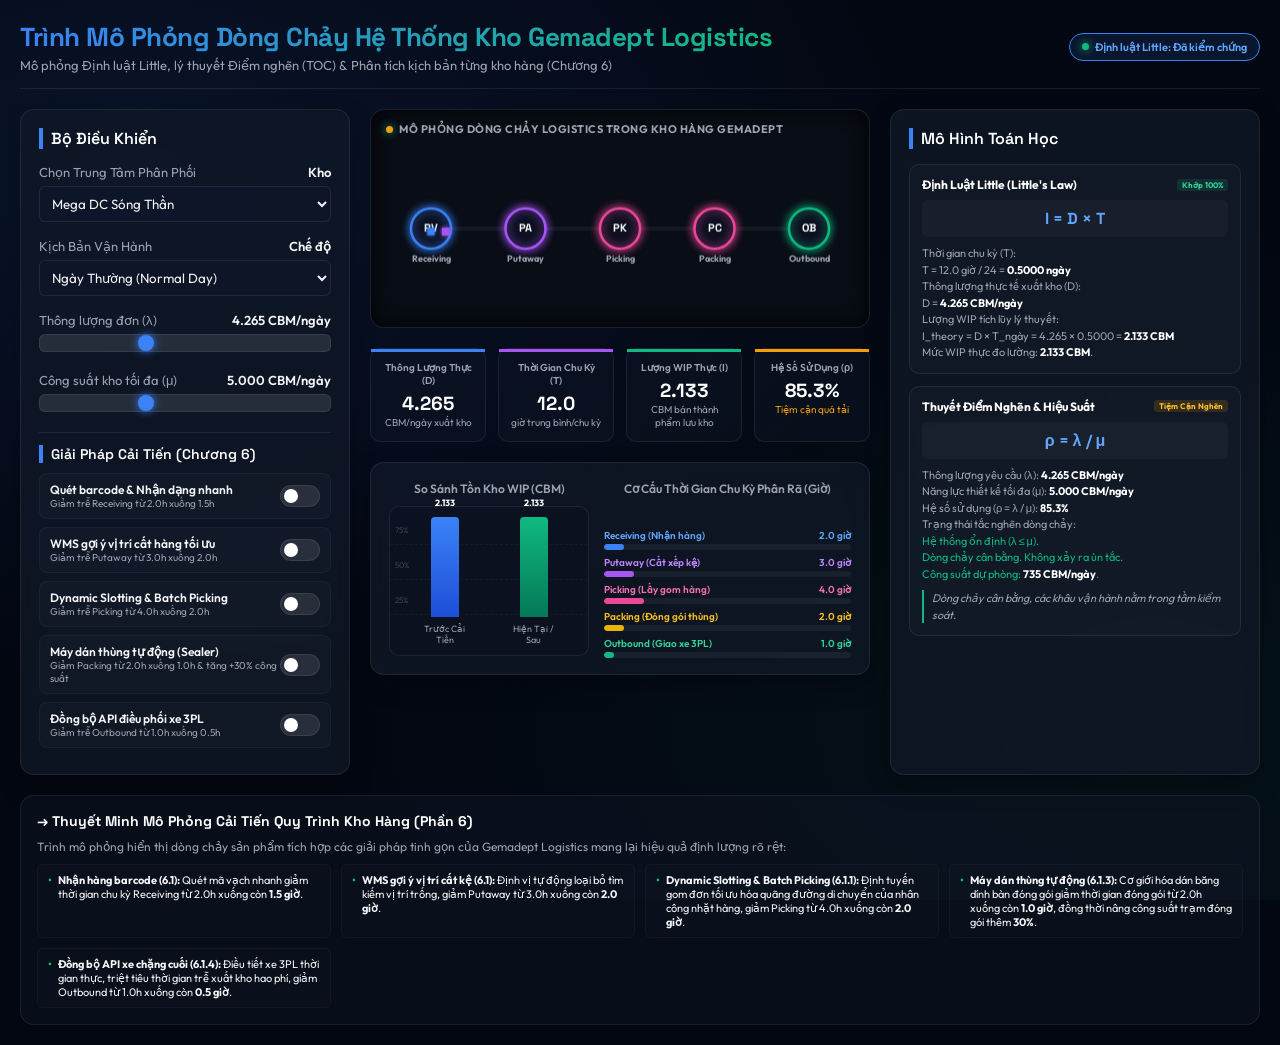
<file: 03-AnyLogic-CFS-Port-Digital-Twin/web-simulation-dashboard/simulation_dashboard.html>
<!DOCTYPE html>
<html lang="vi">
<head>
    <meta charset="UTF-8">
    <meta name="viewport" content="width=device-width, initial-scale=1.0">
    <title>Trình Mô Phỏng Dòng Chảy Hệ Thống Kho Hàng Gemadept Logistics</title>
    <!-- Google Fonts -->
    <link href="https://fonts.googleapis.com/css2?family=Outfit:wght@300;400;600;700&family=Space+Grotesk:wght@500;700&display=swap" rel="stylesheet">
    <style>
        :root {
            --bg-color: #030712;
            --card-bg: rgba(17, 24, 39, 0.75);
            --border-color: rgba(255, 255, 255, 0.08);
            --primary: #3b82f6;
            --primary-glow: rgba(59, 130, 246, 0.25);
            --success: #10b981;
            --success-glow: rgba(16, 185, 129, 0.25);
            --warning: #f59e0b;
            --warning-glow: rgba(245, 158, 11, 0.25);
            --danger: #f43f5e;
            --text-main: #f3f4f6;
            --text-muted: #9ca3af;
        }
        * { box-sizing: border-box; margin: 0; padding: 0; font-family: 'Outfit', sans-serif; }
        body {
            background-color: var(--bg-color);
            color: var(--text-main);
            overflow-x: hidden;
            background-image: 
                radial-gradient(at 10% 20%, rgba(59, 130, 246, 0.1) 0px, transparent 50%),
                radial-gradient(at 90% 80%, rgba(16, 185, 129, 0.06) 0px, transparent 50%);
            background-attachment: fixed;
            min-height: 100vh;
        }
        .container { max-width: 1500px; margin: 0 auto; padding: 20px; }
        header {
            display: flex;
            justify-content: space-between;
            align-items: center;
            padding-bottom: 15px;
            border-bottom: 1px solid var(--border-color);
            margin-bottom: 20px;
        }
        .logo-title h1 {
            font-family: 'Space Grotesk', sans-serif;
            font-size: 26px;
            font-weight: 700;
            background: linear-gradient(90deg, #3b82f6, #10b981);
            -webkit-background-clip: text;
            -webkit-text-fill-color: transparent;
            letter-spacing: -0.5px;
        }
        .logo-title p { color: var(--text-muted); font-size: 13px; margin-top: 3px; }
        .badge {
            background: rgba(59, 130, 246, 0.12);
            border: 1px solid var(--primary);
            color: #60a5fa;
            padding: 6px 12px;
            border-radius: 20px;
            font-size: 11px;
            font-weight: 600;
            display: flex;
            align-items: center;
            gap: 6px;
        }
        .dashboard-grid {
            display: grid;
            grid-template-columns: 330px 1fr 370px;
            gap: 20px;
        }
        @media (max-width: 1200px) { .dashboard-grid { grid-template-columns: 1fr; } }
        .card {
            background: var(--card-bg);
            backdrop-filter: blur(10px);
            -webkit-backdrop-filter: blur(10px);
            border: 1px solid var(--border-color);
            border-radius: 14px;
            padding: 18px;
            box-shadow: 0 10px 25px rgba(0, 0, 0, 0.3);
        }
        .card-title {
            font-size: 16px;
            font-weight: 600;
            margin-bottom: 15px;
            color: #ffffff;
            border-left: 4px solid var(--primary);
            padding-left: 8px;
            font-family: 'Space Grotesk', sans-serif;
        }
        .control-group { margin-bottom: 16px; }
        .control-label {
            display: flex;
            justify-content: space-between;
            font-size: 13px;
            color: var(--text-muted);
            margin-bottom: 6px;
        }
        .control-value { color: var(--text-main); font-weight: 600; }
        select, input[type="range"] {
            width: 100%;
            background: rgba(15, 23, 42, 0.6);
            border: 1px solid var(--border-color);
            color: var(--text-main);
            padding: 8px;
            border-radius: 6px;
            outline: none;
            cursor: pointer;
        }
        input[type="range"] { -webkit-appearance: none; height: 6px; background: rgba(255, 255, 255, 0.1); }
        input[type="range"]::-webkit-slider-thumb {
            -webkit-appearance: none;
            width: 16px;
            height: 16px;
            border-radius: 50%;
            background: var(--primary);
            box-shadow: 0 0 8px var(--primary);
            cursor: pointer;
        }
        .toggle-container {
            display: flex;
            justify-content: space-between;
            align-items: center;
            background: rgba(255, 255, 255, 0.02);
            border: 1px solid rgba(255, 255, 255, 0.04);
            padding: 8px 10px;
            border-radius: 8px;
            margin-bottom: 8px;
            transition: all 0.2s;
        }
        .toggle-container:hover {
            background: rgba(255, 255, 255, 0.04);
            border-color: rgba(255, 255, 255, 0.07);
        }
        .toggle-info h4 { font-size: 12px; font-weight: 600; color: #f3f4f6; }
        .toggle-info p { font-size: 10px; color: var(--text-muted); }
        .switch { position: relative; display: inline-block; width: 40px; height: 22px; flex-shrink: 0; }
        .switch input { opacity: 0; width: 0; height: 0; }
        .slider {
            position: absolute;
            cursor: pointer;
            top: 0; left: 0; right: 0; bottom: 0;
            background-color: rgba(255, 255, 255, 0.1);
            transition: .2s;
            border-radius: 22px;
            border: 1px solid var(--border-color);
        }
        .slider:before {
            position: absolute;
            content: "";
            height: 14px;
            width: 14px;
            left: 3px;
            bottom: 3px;
            background-color: white;
            transition: .2s;
            border-radius: 50%;
        }
        input:checked + .slider { background-color: var(--primary); }
        input:checked + .slider:before { transform: translateX(18px); }
        
        .center-panel { display: flex; flex-direction: column; gap: 20px; }
        .canvas-container {
            position: relative;
            background: #090d16;
            border: 1px solid var(--border-color);
            border-radius: 14px;
            overflow: hidden;
            box-shadow: inset 0 0 30px rgba(0,0,0,0.8);
            aspect-ratio: 16 / 7;
        }
        .canvas-overlay-title {
            position: absolute;
            top: 12px;
            left: 15px;
            display: flex;
            align-items: center;
            gap: 6px;
            font-size: 11px;
            font-weight: 700;
            letter-spacing: 0.5px;
            color: var(--text-muted);
            font-family: 'Space Grotesk', sans-serif;
        }
        .status-dot {
            width: 7px;
            height: 7px;
            border-radius: 50%;
            background-color: var(--success);
            box-shadow: 0 0 8px var(--success);
            display: inline-block;
        }
        #simCanvas { width: 100%; height: 100%; display: block; }
        .kpi-row { display: grid; grid-template-columns: repeat(4, 1fr); gap: 12px; }
        .kpi-card {
            background: rgba(17, 24, 39, 0.45);
            border: 1px solid var(--border-color);
            border-radius: 10px;
            padding: 12px;
            text-align: center;
            position: relative;
        }
        .kpi-card::before {
            content: '';
            position: absolute;
            top: 0; left: 0; width: 100%; height: 3px;
        }
        .kpi-card.blue::before { background-color: var(--primary); }
        .kpi-card.purple::before { background-color: #a855f7; }
        .kpi-card.emerald::before { background-color: var(--success); }
        .kpi-card.amber::before { background-color: var(--warning); }
        .kpi-label { font-size: 10px; color: var(--text-muted); font-weight: 600; margin-bottom: 4px; }
        .kpi-value { font-size: 19px; font-weight: 700; font-family: 'Space Grotesk', sans-serif; color: #ffffff; }
        .kpi-subtext { font-size: 10px; color: var(--text-muted); }
        .visuals-row { display: grid; grid-template-columns: 200px 1fr; gap: 15px; }
        .visual-box {
            background: rgba(10, 15, 30, 0.5);
            border: 1px solid var(--border-color);
            border-radius: 10px;
            height: 150px;
            position: relative;
            padding: 10px;
        }
        .bar-container { display: flex; justify-content: space-around; width: 100%; height: 100%; align-items: flex-end; }
        .bar-column { display: flex; flex-direction: column; align-items: center; height: 100%; justify-content: flex-end; width: 55px; }
        .bar-fill { width: 28px; border-radius: 4px 4px 0 0; position: relative; transition: height 0.5s ease; min-height: 4px; }
        .bar-value { position: absolute; top: -20px; width: 100%; text-align: center; font-size: 9px; font-weight: 700; color: #ffffff; }
        .bar-label { font-size: 9px; color: var(--text-muted); margin-top: 6px; text-align: center; }
        .bar-grid-line { position: absolute; left: 0; width: 100%; border-bottom: 1px dashed rgba(255,255,255,0.04); }
        .bar-grid-line span { font-size: 8px; color: rgba(255,255,255,0.2); transform: translateY(-7px); display: inline-block; padding-left: 5px; }
        .progress-list { display: flex; flex-direction: column; gap: 6px; justify-content: center; height: 100%; }
        .progress-header { display: flex; justify-content: space-between; font-size: 10px; font-weight: 600; margin-bottom: 2px; }
        .progress-bar-bg { height: 6px; background: rgba(255,255,255,0.05); border-radius: 3px; overflow: hidden; }
        .progress-bar-fill { height: 100%; width: 0%; border-radius: 3px; transition: width 0.5s ease; }
        .formula-card { background: rgba(255, 255, 255, 0.02); border: 1px solid var(--border-color); border-radius: 10px; padding: 12px; margin-bottom: 12px; }
        .formula-title { display: flex; justify-content: space-between; align-items: center; font-size: 12px; font-weight: 700; color: #ffffff; margin-bottom: 8px; font-family: 'Space Grotesk', sans-serif; }
        .formula-expr { font-family: 'Space Grotesk', sans-serif; font-size: 16px; font-weight: 700; text-align: center; background: rgba(255, 255, 255, 0.03); padding: 8px; border-radius: 6px; color: #60a5fa; margin-bottom: 8px; }
        .formula-calc { font-size: 11px; color: var(--text-muted); line-height: 1.5; }
        .formula-calc strong { color: #ffffff; }
        .status-badge { font-size: 8px; font-weight: 700; padding: 1px 5px; border-radius: 3px; }
        .status-badge.green { background: rgba(16, 185, 129, 0.15); color: #34d399; }
        .status-badge.yellow { background: rgba(245, 158, 11, 0.15); color: #fbbf24; }
        .status-badge.red { background: rgba(244, 63, 94, 0.15); color: #fb7185; }
        .flow-concept { display: block; border-left: 2px solid var(--primary); padding-left: 8px; margin-top: 8px; font-style: italic; }
        .bottom-docs { margin-top: 20px; background: rgba(17, 24, 39, 0.45); border: 1px solid var(--border-color); border-radius: 14px; padding: 16px; }
        .bottom-docs h3 { font-size: 14px; font-weight: 700; color: #ffffff; margin-bottom: 8px; font-family: 'Space Grotesk', sans-serif; }
        .bottom-docs p { font-size: 12px; color: var(--text-muted); line-height: 1.5; margin-bottom: 8px; }
        .bottom-docs ul { list-style-type: none; display: grid; grid-template-columns: repeat(auto-fit, minmax(280px, 1fr)); gap: 10px; }
        .bottom-docs li { font-size: 11px; background: rgba(255,255,255,0.01); border: 1px solid rgba(255,255,255,0.03); padding: 8px 10px; border-radius: 6px; display: flex; gap: 6px; }
        .bullet-icon { color: var(--success); font-weight: bold; }
    </style>
</head>
<body>
    <div class="container">
        <header>
            <div class="logo-title">
                <h1>Trình Mô Phỏng Dòng Chảy Hệ Thống Kho Gemadept Logistics</h1>
                <p>Mô phỏng Định luật Little, lý thuyết Điểm nghẽn (TOC) & Phân tích kịch bản từng kho hàng (Chương 6)</p>
            </div>
            <div class="badge">
                <span class="status-dot"></span>
                <span>Định luật Little: Đã kiểm chứng</span>
            </div>
        </header>

        <div class="dashboard-grid">
            <div class="card">
                <div class="card-title">Bộ Điều Khiển</div>
                
                <div class="control-group">
                    <label class="control-label" for="selectWarehouse">
                        <span>Chọn Trung Tâm Phân Phối</span>
                        <span class="control-value">Kho</span>
                    </label>
                    <select id="selectWarehouse" onchange="changeWarehouse()">
                        <option value="songthan" selected>Mega DC Sóng Thần</option>
                        <option value="phuocson">DC Phước Sơn</option>
                        <option value="namlien">DC Nam Liên</option>
                        <option value="total">Toàn Hệ Thống (3 DC)</option>
                    </select>
                </div>

                <div class="control-group">
                    <label class="control-label" for="selectScenario">
                        <span>Kịch Bản Vận Hành</span>
                        <span class="control-value">Chế độ</span>
                    </label>
                    <select id="selectScenario" onchange="changeScenario()">
                        <option value="normal" selected>Ngày Thường (Normal Day)</option>
                        <option value="mega">Ngày Mega Sale Day</option>
                        <option value="custom">Tùy Chỉnh (Custom Parameter)</option>
                    </select>
                </div>

                <div class="control-group">
                    <div class="control-label">
                        <span>Thông lượng đơn (λ)</span>
                        <span class="control-value"><span id="valThroughput">4.265</span> CBM/ngày</span>
                    </div>
                    <input type="range" id="sliderThroughput" min="500" max="10000" step="1" value="4265" oninput="onSliderChange()">
                </div>
                <div class="control-group">
                    <div class="control-label">
                        <span>Công suất kho tối đa (μ)</span>
                        <span class="control-value"><span id="valCapacity">5.000</span> CBM/ngày</span>
                    </div>
                    <input type="range" id="sliderCapacity" min="1000" max="12000" step="1" value="5000" oninput="onSliderChange()">
                </div>

                <div style="border-top: 1px solid var(--border-color); margin: 12px 0;"></div>
                <div class="card-title" style="font-size: 14px; margin-bottom: 10px;">Giải Pháp Cải Tiến (Chương 6)</div>
                
                <div class="toggle-container">
                    <div class="toggle-info">
                        <h4>Quét barcode & Nhận dạng nhanh</h4>
                        <p>Giảm trễ Receiving từ 2.0h xuống 1.5h</p>
                    </div>
                    <label class="switch">
                        <input type="checkbox" id="chkReceiving" onchange="updateValues()">
                        <span class="slider"></span>
                    </label>
                </div>
                <div class="toggle-container">
                    <div class="toggle-info">
                        <h4>WMS gợi ý vị trí cất hàng tối ưu</h4>
                        <p>Giảm trễ Putaway từ 3.0h xuống 2.0h</p>
                    </div>
                    <label class="switch">
                        <input type="checkbox" id="chkPutaway" onchange="updateValues()">
                        <span class="slider"></span>
                    </label>
                </div>
                <div class="toggle-container">
                    <div class="toggle-info">
                        <h4>Dynamic Slotting & Batch Picking</h4>
                        <p>Giảm trễ Picking từ 4.0h xuống 2.0h</p>
                    </div>
                    <label class="switch">
                        <input type="checkbox" id="chkPicking" onchange="updateValues()">
                        <span class="slider"></span>
                    </label>
                </div>
                <div class="toggle-container">
                    <div class="toggle-info">
                        <h4>Máy dán thùng tự động (Sealer)</h4>
                        <p>Giảm Packing từ 2.0h xuống 1.0h & tăng +30% công suất</p>
                    </div>
                    <label class="switch">
                        <input type="checkbox" id="chkPacking" onchange="updateValues()">
                        <span class="slider"></span>
                    </label>
                </div>
                <div class="toggle-container">
                    <div class="toggle-info">
                        <h4>Đồng bộ API điều phối xe 3PL</h4>
                        <p>Giảm trễ Outbound từ 1.0h xuống 0.5h</p>
                    </div>
                    <label class="switch">
                        <input type="checkbox" id="chkAPI" onchange="updateValues()">
                        <span class="slider"></span>
                    </label>
                </div>
            </div>

            <div class="center-panel">
                <div class="canvas-container">
                    <div class="canvas-overlay-title">
                        <span class="status-dot" id="statusDot"></span>
                        <span>MÔ PHỎNG DÒNG CHẢY LOGISTICS TRONG KHO HÀNG GEMADEPT</span>
                    </div>
                    <canvas id="simCanvas"></canvas>
                </div>

                <div class="kpi-row">
                    <div class="kpi-card blue">
                        <div class="kpi-label">Thông Lượng Thực (D)</div>
                        <div class="kpi-value" id="kpiThroughput">4.265</div>
                        <div class="kpi-subtext">CBM/ngày xuất kho</div>
                    </div>
                    <div class="kpi-card purple">
                        <div class="kpi-label">Thời Gian Chu Kỳ (T)</div>
                        <div class="kpi-value" id="kpiCycleTime">12.0</div>
                        <div class="kpi-subtext">giờ trung bình/chu kỳ</div>
                    </div>
                    <div class="kpi-card emerald">
                        <div class="kpi-label">Lượng WIP Thực (I)</div>
                        <div class="kpi-value" id="kpiWIP">2.133</div>
                        <div class="kpi-subtext">CBM bán thành phẩm lưu kho</div>
                    </div>
                    <div class="kpi-card amber">
                        <div class="kpi-label">Hệ Số Sử Dụng (ρ)</div>
                        <div class="kpi-value" id="kpiUtilization">85.3%</div>
                        <div class="kpi-subtext" id="kpiUtilStatus">Vận hành ổn định</div>
                    </div>
                </div>

                <div class="card">
                    <div class="visuals-row">
                        <div>
                            <div style="font-size: 12px; font-weight: 600; text-align: center; margin-bottom: 10px; color: var(--text-muted);">
                                So Sánh Tồn Kho WIP (CBM)
                            </div>
                            <div class="visual-box">
                                <div class="bar-grid-line" style="bottom: 110px;"><span>75%</span></div>
                                <div class="bar-grid-line" style="bottom: 75px;"><span>50%</span></div>
                                <div class="bar-grid-line" style="bottom: 40px;"><span>25%</span></div>
                                <div class="bar-container">
                                    <div class="bar-column">
                                        <div id="barCurrent" class="bar-fill" style="height: 0%; background: linear-gradient(180deg, #3b82f6, #1d4ed8);">
                                            <div id="barCurrentVal" class="bar-value">0</div>
                                        </div>
                                        <div class="bar-label">Trước Cải Tiến</div>
                                    </div>
                                    <div class="bar-column">
                                        <div id="barTarget" class="bar-fill" style="height: 0%; background: linear-gradient(180deg, #10b981, #047857);">
                                            <div id="barTargetVal" class="bar-value">0</div>
                                        </div>
                                        <div class="bar-label">Hiện Tại / Sau</div>
                                    </div>
                                </div>
                            </div>
                        </div>
                        <div>
                            <div style="font-size: 12px; font-weight: 600; text-align: center; margin-bottom: 10px; color: var(--text-muted);">
                                Cơ Cấu Thời Gian Chu Kỳ Phân Rã (Giờ)
                            </div>
                            <div class="progress-list">
                                <div class="progress-item">
                                    <div class="progress-header" style="color: #60a5fa;">
                                        <span>Receiving (Nhận hàng)</span>
                                        <span id="txtCT_rec">2.0 giờ</span>
                                    </div>
                                    <div class="progress-bar-bg"><div id="barCT_rec" class="progress-bar-fill" style="background-color: #3b82f6;"></div></div>
                                </div>
                                <div class="progress-item">
                                    <div class="progress-header" style="color: #c084fc;">
                                        <span>Putaway (Cất xếp kệ)</span>
                                        <span id="txtCT_put">3.0 giờ</span>
                                    </div>
                                    <div class="progress-bar-bg"><div id="barCT_put" class="progress-bar-fill" style="background-color: #a855f7;"></div></div>
                                </div>
                                <div class="progress-item">
                                    <div class="progress-header" style="color: #f472b6;">
                                        <span>Picking (Lấy gom hàng)</span>
                                        <span id="txtCT_pick">4.0 giờ</span>
                                    </div>
                                    <div class="progress-bar-bg"><div id="barCT_pick" class="progress-bar-fill" style="background-color: #ec4899;"></div></div>
                                </div>
                                <div class="progress-item">
                                    <div class="progress-header" style="color: #fbbf24;">
                                        <span>Packing (Đóng gói thùng)</span>
                                        <span id="txtCT_pack">2.0 giờ</span>
                                    </div>
                                    <div class="progress-bar-bg"><div id="barCT_pack" class="progress-bar-fill" style="background-color: #eab308;"></div></div>
                                </div>
                                <div class="progress-item">
                                    <div class="progress-header" style="color: #34d399;">
                                        <span>Outbound (Giao xe 3PL)</span>
                                        <span id="txtCT_out">1.0 giờ</span>
                                    </div>
                                    <div class="progress-bar-bg"><div id="barCT_out" class="progress-bar-fill" style="background-color: #10b981;"></div></div>
                                </div>
                            </div>
                        </div>
                    </div>
                </div>
            </div>

            <div class="card math-panel">
                <div class="card-title">Mô Hình Toán Học</div>
                <div class="formula-card">
                    <div class="formula-title">
                        <span>Định Luật Little (Little's Law)</span>
                        <span class="status-badge green">Khớp 100%</span>
                    </div>
                    <div class="formula-expr">I = D &times; T</div>
                    <div class="formula-calc">
                        Thời gian chu kỳ (T):<br>
                        T = <span id="mathCTMins">12.0</span> giờ / 24 = <strong><span id="mathCTHours">0.5000</span> ngày</strong><br>
                        Thông lượng thực tế xuất kho (D):<br>
                        D = <strong><span id="mathThroughputPerHour">4.265</span> CBM/ngày</strong><br>
                        Lượng WIP tích lũy lý thuyết:<br>
                        I_theory = D &times; T_ngày = <span id="mathThroughputCalc">4.265</span> &times; <span id="mathCTHours2">0.5000</span> = <strong><span id="mathWIPTheory">2.133</span> CBM</strong><br>
                        Mức WIP thực đo lường: <strong><span id="mathWIPReal">2.133</span> CBM</strong>.
                    </div>
                </div>

                <div class="formula-card">
                    <div class="formula-title">
                        <span>Thuyết Điểm Nghẽn & Hiệu Suất</span>
                        <span class="status-badge yellow" id="badgeTOC">Cân Bằng</span>
                    </div>
                    <div class="formula-expr">&rho; = &lambda; / &mu;</div>
                    <div class="formula-calc">
                        Thông lượng yêu cầu (&lambda;): <strong><span id="mathLambda">4.265</span> CBM/ngày</strong><br>
                        Năng lực thiết kế tối đa (&mu;): <strong><span id="mathMu">5.000</span> CBM/ngày</strong><br>
                        Hệ số sử dụng (ρ = λ / μ): <strong><span id="mathRho">85.3%</span></strong><br>
                        Trạng thái tắc nghẽn dòng chảy:<br>
                        <span id="mathTOCFormula">Hệ thống cân bằng.</span><br>
                        <span class="flow-concept" id="mathTOCExplain">Buffer duy trì ổn định.</span>
                    </div>
                </div>
            </div>
        </div>

        <div class="bottom-docs">
            <h3>&rarr; Thuyết Minh Mô Phỏng Cải Tiến Quy Trình Kho Hàng (Phần 6)</h3>
            <p>Trình mô phỏng hiển thị dòng chảy sản phẩm tích hợp các giải pháp tinh gọn của Gemadept Logistics mang lại hiệu quả định lượng rõ rệt:</p>
            <ul>
                <li>
                    <span class="bullet-icon">&bull;</span>
                    <div><strong>Nhận hàng barcode (6.1):</strong> Quét mã vạch nhanh giảm thời gian chu kỳ Receiving từ 2.0h xuống còn <strong>1.5 giờ</strong>.</div>
                </li>
                <li>
                    <span class="bullet-icon">&bull;</span>
                    <div><strong>WMS gợi ý vị trí cất kệ (6.1):</strong> Định vị tự động loại bỏ tìm kiếm vị trí trống, giảm Putaway từ 3.0h xuống còn <strong>2.0 giờ</strong>.</div>
                </li>
                <li>
                    <span class="bullet-icon">&bull;</span>
                    <div><strong>Dynamic Slotting & Batch Picking (6.1.1):</strong> Định tuyến gom đơn tối ưu hóa quãng đường di chuyển của nhân công nhặt hàng, giảm Picking từ 4.0h xuống còn <strong>2.0 giờ</strong>.</div>
                </li>
                <li>
                    <span class="bullet-icon">&bull;</span>
                    <div><strong>Máy dán thùng tự động (6.1.3):</strong> Cơ giới hóa dán băng dính bàn đóng gói giảm thời gian đóng gói từ 2.0h xuống còn <strong>1.0 giờ</strong>, đồng thời nâng công suất trạm đóng gói thêm <strong>30%</strong>.</div>
                </li>
                <li>
                    <span class="bullet-icon">&bull;</span>
                    <div><strong>Đồng bộ API xe chặng cuối (6.1.4):</strong> Điều tiết xe 3PL thời gian thực, triệt tiêu thời gian trễ xuất kho hao phí, giảm Outbound từ 1.0h xuống còn <strong>0.5 giờ</strong>.</div>
                </li>
            </ul>
        </div>
    </div>

    <script>
        const warehouses = {
            songthan: { name: "Mega DC Sóng Thần", lambda: 4265, mu: 5000, color: "#3b82f6" },
            phuocson: { name: "DC Phước Sơn", lambda: 2132, mu: 2500, color: "#a855f7" },
            namlien: { name: "DC Nam Liên", lambda: 1219, mu: 1500, color: "#10b981" },
            total: { name: "Toàn Hệ Thống (3 DC)", lambda: 7616, mu: 9000, color: "#60a5fa" }
        };

        const baseTimes = {
            receiving: 2.0,
            putaway: 3.0,
            picking: 4.0,
            packing: 2.0,
            outbound: 1.0
        };

        let currentWarehouse = "songthan";
        let currentScenario = "normal";

        const canvas = document.getElementById("simCanvas");
        const ctx = canvas.getContext("2d");
        let particles = [];
        let animationFrameId;

        const stages = [
            { name: "Receiving (Nhận)", color: "#3b82f6" },
            { name: "Putaway (Cất kệ)", color: "#a855f7" },
            { name: "Picking (Nhặt)", color: "#ec4899" },
            { name: "Packing (Đóng)", color: "#eab308" },
            { name: "Outbound (Xuất)", color: "#10b981" }
        ];

        window.addEventListener('load', () => {
            resizeCanvas();
            changeWarehouse();
            animate();
        });
        window.addEventListener('resize', resizeCanvas);

        function resizeCanvas() {
            const rect = canvas.getBoundingClientRect();
            canvas.width = rect.width;
            canvas.height = rect.height;
        }

        function changeWarehouse() {
            currentWarehouse = document.getElementById("selectWarehouse").value;
            const wInfo = warehouses[currentWarehouse];
            
            const sliderT = document.getElementById("sliderThroughput");
            const sliderC = document.getElementById("sliderCapacity");

            // Adjust slider ranges to fit current warehouse scale
            sliderT.min = Math.round(wInfo.lambda * 0.2);
            sliderT.max = Math.round(wInfo.lambda * 2.5);
            sliderC.min = Math.round(wInfo.mu * 0.2);
            sliderC.max = Math.round(wInfo.mu * 2.5);

            changeScenario();
        }

        function changeScenario() {
            const val = document.getElementById("selectScenario").value;
            currentScenario = val;
            const wInfo = warehouses[currentWarehouse];
            const sliderT = document.getElementById("sliderThroughput");
            const sliderC = document.getElementById("sliderCapacity");

            if (val === "normal") {
                sliderT.value = wInfo.lambda;
                sliderC.value = wInfo.mu;
                sliderT.disabled = true;
                sliderC.disabled = true;
            } else if (val === "mega") {
                // Mega day throughput is typically 30% higher
                sliderT.value = Math.round(wInfo.lambda * 1.3);
                sliderC.value = wInfo.mu; // capacity starts the same unless packing automation is checked
                sliderT.disabled = true;
                sliderC.disabled = true;
            } else {
                sliderT.disabled = false;
                sliderC.disabled = false;
            }
            
            document.getElementById("valThroughput").innerText = parseFloat(sliderT.value).toLocaleString('vi-VN');
            document.getElementById("valCapacity").innerText = parseFloat(sliderC.value).toLocaleString('vi-VN');
            updateValues();
        }

        function onSliderChange() {
            document.getElementById("valThroughput").innerText = parseFloat(document.getElementById("sliderThroughput").value).toLocaleString('vi-VN');
            document.getElementById("valCapacity").innerText = parseFloat(document.getElementById("sliderCapacity").value).toLocaleString('vi-VN');
            updateValues();
        }

        function updateValues() {
            const lambda = parseInt(document.getElementById("sliderThroughput").value);
            const mu_base = parseInt(document.getElementById("sliderCapacity").value);
            
            const hasRec = document.getElementById("chkReceiving").checked;
            const hasPut = document.getElementById("chkPutaway").checked;
            const hasPick = document.getElementById("chkPicking").checked;
            const hasPack = document.getElementById("chkPacking").checked;
            const hasAPI = document.getElementById("chkAPI").checked;

            // Packing sealer increases processing speed and overall capacity by 30%
            let mu = mu_base;
            if (hasPack) {
                mu = Math.round(mu_base * 1.3);
            }

            // Real throughput cannot exceed actual warehouse processing capacity
            let throughput = lambda;
            if (lambda > mu) {
                throughput = mu;
            }

            // Calculate stage times based on checkboxes
            let t_rec = hasRec ? 1.5 : 2.0;
            let t_put = hasPut ? 2.0 : 3.0;
            let t_pick = hasPick ? 2.0 : 4.0;
            let t_pack = hasPack ? 1.0 : 2.0;
            let t_out = hasAPI ? 0.5 : 1.0;

            // If overloaded, queue wait times build up at packing & outbound
            if (lambda > mu) {
                const overloadRatio = lambda / mu;
                t_pack += (overloadRatio - 1) * 8.0; 
                t_out += (overloadRatio - 1) * 4.0;
            }

            const cycleTime = t_rec + t_put + t_pick + t_pack + t_out;
            const cycleTimeDays = cycleTime / 24;
            const wip_total = Math.round(throughput * cycleTimeDays);
            const utilization = Math.min((lambda / mu) * 100, 150);

            // Update KPI cards
            document.getElementById("kpiThroughput").innerText = throughput.toLocaleString('vi-VN');
            document.getElementById("kpiCycleTime").innerText = cycleTime.toFixed(1);
            document.getElementById("kpiWIP").innerText = wip_total.toLocaleString('vi-VN');
            document.getElementById("kpiUtilization").innerText = utilization.toFixed(1) + "%";

            // Update status dots
            const statusDot = document.getElementById("statusDot");
            const utilStatusText = document.getElementById("kpiUtilStatus");
            const badgeTOC = document.getElementById("badgeTOC");

            if (utilization <= 80) {
                statusDot.style.backgroundColor = "var(--success)";
                utilStatusText.innerText = "Vận hành ổn định";
                utilStatusText.style.color = "var(--success)";
                badgeTOC.innerText = "Cân Bằng";
                badgeTOC.className = "status-badge green";
            } else if (utilization < 100) {
                statusDot.style.backgroundColor = "var(--warning)";
                utilStatusText.innerText = "Tiệm cận quá tải";
                utilStatusText.style.color = "var(--warning)";
                badgeTOC.innerText = "Tiệm Cận Nghẽn";
                badgeTOC.className = "status-badge yellow";
            } else {
                statusDot.style.backgroundColor = "var(--danger)";
                utilStatusText.innerText = "Quá tải nghiêm trọng";
                utilStatusText.style.color = "var(--danger)";
                badgeTOC.innerText = "Bị Nghẽn";
                badgeTOC.className = "status-badge red";
            }

            // Update progress bars
            const maxCTScale = 25.0;
            document.getElementById("txtCT_rec").innerText = t_rec.toFixed(1) + " giờ";
            document.getElementById("barCT_rec").style.width = (t_rec / maxCTScale * 100) + "%";
            
            document.getElementById("txtCT_put").innerText = t_put.toFixed(1) + " giờ";
            document.getElementById("barCT_put").style.width = (t_put / maxCTScale * 100) + "%";
            
            document.getElementById("txtCT_pick").innerText = t_pick.toFixed(1) + " giờ";
            document.getElementById("barCT_pick").style.width = (t_pick / maxCTScale * 100) + "%";
            
            document.getElementById("txtCT_pack").innerText = t_pack.toFixed(1) + " giờ";
            document.getElementById("barCT_pack").style.width = (t_pack / maxCTScale * 100) + "%";
            
            document.getElementById("txtCT_out").innerText = t_out.toFixed(1) + " giờ";
            document.getElementById("barCT_out").style.width = (t_out / maxCTScale * 100) + "%";

            // Calculate baselines for comparison
            const wInfo = warehouses[currentWarehouse];
            const baselineLambda = (currentScenario === "mega") ? Math.round(wInfo.lambda * 1.3) : wInfo.lambda;
            const beforeWIP = Math.round(baselineLambda * (12.0 / 24)); // Baseline cycle time is 12h (0.5 days)
            
            const maxWipScale = Math.max(beforeWIP, wip_total, 100) * 1.1;

            document.getElementById("barCurrent").style.height = (beforeWIP / maxWipScale * 100) + "%";
            document.getElementById("barCurrentVal").innerText = beforeWIP.toLocaleString('vi-VN');
            document.getElementById("barTarget").style.height = (wip_total / maxWipScale * 100) + "%";
            document.getElementById("barTargetVal").innerText = wip_total.toLocaleString('vi-VN');

            // Math card
            document.getElementById("mathCTMins").innerText = cycleTime.toFixed(1);
            document.getElementById("mathCTHours").innerText = cycleTimeDays.toFixed(4);
            document.getElementById("mathCTHours2").innerText = cycleTimeDays.toFixed(4);
            document.getElementById("mathThroughputPerHour").innerText = throughput.toLocaleString('vi-VN');
            document.getElementById("mathThroughputCalc").innerText = throughput.toLocaleString('vi-VN');
            document.getElementById("mathWIPTheory").innerText = wip_total.toLocaleString('vi-VN');
            document.getElementById("mathWIPReal").innerText = wip_total.toLocaleString('vi-VN');

            document.getElementById("mathLambda").innerText = lambda.toLocaleString('vi-VN');
            document.getElementById("mathMu").innerText = mu.toLocaleString('vi-VN');
            document.getElementById("mathRho").innerText = utilization.toFixed(1) + "%";

            const deltaI = lambda - mu;
            const mathTOCFormula = document.getElementById("mathTOCFormula");
            const mathTOCExplain = document.getElementById("mathTOCExplain");

            if (deltaI > 0) {
                mathTOCFormula.innerHTML = `Hệ thống mất cân bằng (&lambda; &gt; &mu;).<br>Tốc độ tích lũy WIP: &Delta;I = ${lambda.toLocaleString('vi-VN')} - ${mu.toLocaleString('vi-VN')} = <strong>+${deltaI.toLocaleString('vi-VN')} CBM/ngày</strong>.`;
                mathTOCFormula.style.color = "var(--danger)";
                mathTOCExplain.innerText = "Điểm nghẽn nghiêm trọng! Lượng hàng đổ về vượt quá năng lực xử lý.";
                mathTOCExplain.style.borderLeftColor = "var(--danger)";
            } else {
                mathTOCFormula.innerHTML = `Hệ thống ổn định (&lambda; &le; &mu;).<br>Dòng chảy cân bằng. Không xảy ra ùn tắc.<br>Công suất dự phòng: <strong>${(mu - lambda).toLocaleString('vi-VN')} CBM/ngày</strong>.`;
                mathTOCFormula.style.color = "var(--success)";
                mathTOCExplain.innerText = "Dòng chảy cân bằng, các khâu vận hành nằm trong tầm kiểm soát.";
                mathTOCExplain.style.borderLeftColor = "var(--success)";
            }
        }

        function animate() {
            ctx.clearRect(0, 0, canvas.width, canvas.height);
            const w = canvas.width;
            const h = canvas.height;
            const centerY = h / 2 + 10;
            const startX = 60;
            const endX = w - 60;
            const distance = (endX - startX) / 4;

            ctx.beginPath();
            ctx.moveTo(startX, centerY);
            ctx.lineTo(endX, centerY);
            ctx.strokeStyle = "rgba(255, 255, 255, 0.05)";
            ctx.lineWidth = 4;
            ctx.stroke();

            const lambda = parseInt(document.getElementById("sliderThroughput").value);
            const mu_base = parseInt(document.getElementById("sliderCapacity").value);
            const hasRec = document.getElementById("chkReceiving").checked;
            const hasPut = document.getElementById("chkPutaway").checked;
            const hasPick = document.getElementById("chkPicking").checked;
            const hasPack = document.getElementById("chkPacking").checked;
            const hasAPI = document.getElementById("chkAPI").checked;

            const mu = hasPack ? Math.round(mu_base * 1.3) : mu_base;
            const utilization = lambda / mu;

            // Generate particles proportional to throughput
            if (Math.random() < (lambda / 8000) * 0.25) {
                particles.push({
                    x: startX,
                    stage: 0,
                    y: centerY + (Math.random() * 16 - 8),
                    size: 5 + Math.random() * 3,
                    speed: 1.5 + Math.random() * 0.5
                });
            }

            stages.forEach((stage, idx) => {
                const stageX = startX + idx * distance;
                let glowColor = stage.color;
                
                // Highlight bottlenecks
                if (idx === 3 && utilization > 1.0) {
                    glowColor = "var(--danger)";
                } else if (idx === 3 && utilization > 0.8) {
                    glowColor = "var(--warning)";
                }

                ctx.beginPath();
                ctx.arc(stageX, centerY, 20, 0, Math.PI * 2);
                ctx.fillStyle = "#0c1020";
                ctx.strokeStyle = glowColor;
                ctx.lineWidth = 2.5;
                ctx.shadowColor = glowColor;
                ctx.shadowBlur = 10;
                ctx.fill();
                ctx.stroke();
                ctx.shadowBlur = 0;

                const initials = ["RV", "PA", "PK", "PC", "OB"];
                ctx.font = "bold 11px 'Space Grotesk'";
                ctx.fillStyle = "#ffffff";
                ctx.textAlign = "center";
                ctx.textBaseline = "middle";
                ctx.fillText(initials[idx], stageX, centerY);

                ctx.font = "bold 9px 'Outfit'";
                ctx.fillStyle = "#9ca3af";
                ctx.fillText(stage.name.split(" ")[0], stageX, centerY + 30);
            });

            for (let i = particles.length - 1; i >= 0; i--) {
                let p = particles[i];
                const targetX = startX + p.stage * distance;

                if (p.x < targetX) {
                    p.x += p.speed;
                } else {
                    let holdChance = 0.05;
                    if (p.stage === 0) holdChance = hasRec ? 0.12 : 0.06;
                    else if (p.stage === 1) holdChance = hasPut ? 0.12 : 0.06;
                    else if (p.stage === 2) holdChance = hasPick ? 0.12 : 0.06;
                    else if (p.stage === 3) {
                        const procFactor = hasPack ? 0.12 : 0.06;
                        holdChance = procFactor / (1 + (utilization > 1.0 ? (utilization - 1.0) * 3 : 0));
                    }
                    else if (p.stage === 4) holdChance = hasAPI ? 0.15 : 0.08;

                    if (Math.random() < holdChance) {
                        p.stage++;
                    }
                }

                if (p.stage >= 5) {
                    particles.splice(i, 1);
                    continue;
                }

                ctx.fillStyle = stages[p.stage].color;
                ctx.shadowColor = stages[p.stage].color;
                ctx.shadowBlur = 4;
                ctx.fillRect(p.x - p.size/2, p.y - p.size/2, p.size, p.size);
                ctx.shadowBlur = 0;
            }

            animationFrameId = requestAnimationFrame(animate);
        }
    </script>
</body>
</html>
</file>
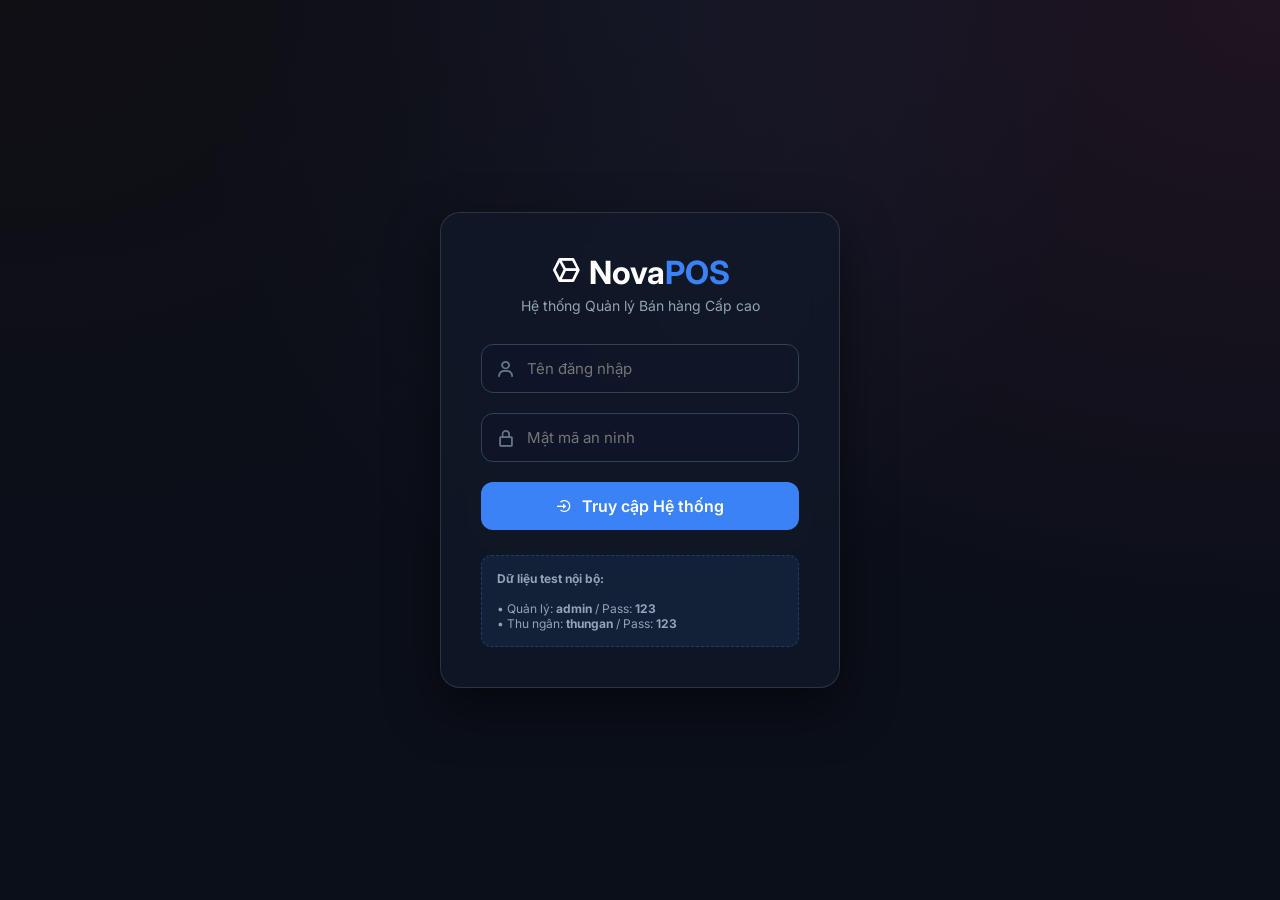
<file: 06-AI-Traffic-Vision-And-Smart-Dock/novapos-inventory-georouting/customers.html>
<!DOCTYPE html>
<html lang="vi">
<head>
    <meta charset="UTF-8">
    <meta name="viewport" content="width=device-width, initial-scale=1.0">
    <title>Khách hàng (CRM) - NovaPOS</title>
    <link rel="preconnect" href="https://fonts.googleapis.com">
    <link rel="preconnect" href="https://fonts.gstatic.com" crossorigin>
    <link href="https://fonts.googleapis.com/css2?family=Inter:wght@300;400;500;600;700&display=swap" rel="stylesheet">
    <link href='https://unpkg.com/boxicons@2.1.4/css/boxicons.min.css' rel='stylesheet'>
    <link rel="stylesheet" href="style.css">
    <script src="authGuard.js"></script>
</head>
<body>
    <div class="app-container">
        <!-- Sidebar -->
        <aside class="sidebar">
            <div class="sidebar-header">
                <div class="logo-icon"><i class='bx bx-cube-alt'></i></div>
                <h1 class="logo-text">Nova<span>POS</span></h1>
            </div>
            
            <nav class="sidebar-nav">
                <a href="index.html" class="nav-item">
                    <i class='bx bx-grid-alt'></i>
                    <span>Tổng quan</span>
                </a>
                <a href="pos.html" class="nav-item">
                    <i class='bx bx-cart'></i>
                    <span>Bán hàng (POS)</span>
                </a>
                <a href="inventory.html" class="nav-item">
                    <i class='bx bx-package'></i>
                    <span>Kho hàng</span>
                </a>
                <a href="online_orders.html" class="nav-item">
                    <i class='bx bx-world'></i>
                    <span>Đơn Online (Geo)</span>
                </a>
                <a href="orders.html" class="nav-item">
                    <i class='bx bx-receipt'></i>
                    <span>Lịch sử Hóa đơn</span>
                </a>
                <a href="customers.html" class="nav-item active">
                    <i class='bx bx-user-circle'></i>
                    <span>Khách hàng</span>
                </a>
            </nav>
        </aside>

        <!-- Main Content -->
        <main class="main-content">
            <header class="top-header inventory-header">
                <div class="header-left">
                    <h2 class="page-title">Quản lý Khách Hàng (CRM)</h2>
                    <p class="current-date">Theo dõi tổng chi tiêu để phân hạng Thẻ thành viên</p>
                </div>
            </header>

            <section class="inventory-controls">
                <div class="filters">
                    <div class="search-box">
                        <i class='bx bx-search'></i>
                        <input type="text" id="crmSearchBox" placeholder="Tìm tên hoặc SĐT khách...">
                    </div>
                </div>
            </section>

            <section class="panel inventory-data-panel">
                <div class="table-container">
                    <table class="data-table inventory-table">
                        <thead>
                            <tr>
                                <th>Mã KH</th>
                                <th>Tên Khách Hàng</th>
                                <th>Số Điện Thoại</th>
                                <th>Tổng Số Đơn</th>
                                <th>Tổng Chi Tiêu</th>
                                <th>Hạng Thẻ (Rank)</th>
                            </tr>
                        </thead>
                        <tbody id="crmTableBody">
                            <!-- JS tự động tải dữ liệu vào đây -->
                        </tbody>
                    </table>
                </div>
            </section>
        </main>
    </div>
    <script src="customers.js"></script>
</body>
</html>
</file>
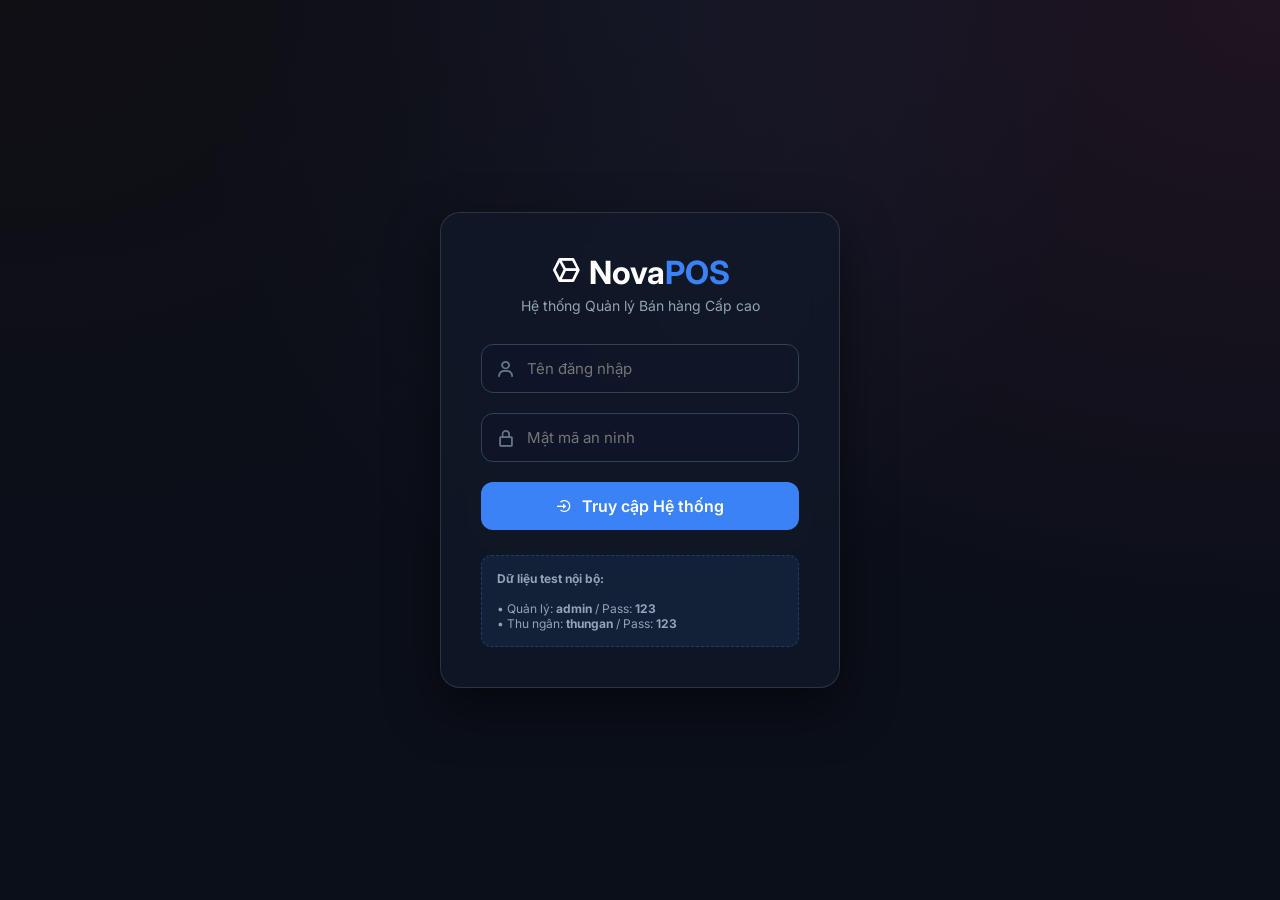
<file: 06-AI-Traffic-Vision-And-Smart-Dock/novapos-inventory-georouting/inventory.html>
<!DOCTYPE html>
<html lang="vi">
<head>
    <meta charset="UTF-8">
    <meta name="viewport" content="width=device-width, initial-scale=1.0">
    <title>Kho hàng & Sản phẩm - NovaPOS</title>
    <link rel="preconnect" href="https://fonts.googleapis.com">
    <link rel="preconnect" href="https://fonts.gstatic.com" crossorigin>
    <link href="https://fonts.googleapis.com/css2?family=Inter:wght@300;400;500;600;700&display=swap" rel="stylesheet">
    <link href='https://unpkg.com/boxicons@2.1.4/css/boxicons.min.css' rel='stylesheet'>
    <link rel="stylesheet" href="style.css">
    <script src="authGuard.js"></script>
</head>
<body>
    <div class="app-container">
        <!-- Sidebar -->
        <aside class="sidebar">
            <div class="sidebar-header">
                <div class="logo-icon"><i class='bx bx-cube-alt'></i></div>
                <h1 class="logo-text">Nova<span>POS</span></h1>
            </div>
            
            <nav class="sidebar-nav">
                <a href="index.html" class="nav-item">
                    <i class='bx bx-grid-alt'></i>
                    <span>Tổng quan</span>
                </a>
                <a href="pos.html" class="nav-item">
                    <i class='bx bx-cart'></i>
                    <span>Bán hàng (POS)</span>
                </a>
                <a href="inventory.html" class="nav-item active">
                    <i class='bx bx-package'></i>
                    <span>Kho hàng</span>
                </a>
                <a href="online_orders.html" class="nav-item">
                    <i class='bx bx-world'></i>
                    <span>Đơn Online (Geo)</span>
                </a>
                <a href="orders.html" class="nav-item">
                    <i class='bx bx-receipt'></i>
                    <span>Lịch sử Hóa đơn</span>
                </a>
                <a href="customers.html" class="nav-item">
                    <i class='bx bx-user-circle'></i>
                    <span>Khách hàng</span>
                </a>
            </nav>
        </aside>

        <!-- Main Content -->
        <main class="main-content">
            <header class="top-header inventory-header">
                <div class="header-left">
                    <h2 class="page-title">Quản lý Kho hàng & Sản phẩm</h2>
                    <p class="current-date">Sử dụng dữ liệu cấu trúc lồng ghép chuẩn Geo-Scanning</p>
                </div>
                
                <div class="header-right actions">
                    <input type="file" id="csvFileInput" accept=".csv" style="display: none;" />
                    <button id="btnImportCSV" class="btn warning-btn" style="background: rgba(245, 158, 11, 0.1); color: var(--status-warning); border: 1px solid rgba(245, 158, 11, 0.3);">
                        <i class='bx bx-import'></i> Nhập dữ liệu CSV
                    </button>
                    <button id="btnExportCSV" class="btn primary-btn">
                        <i class='bx bx-export'></i> Xuất báo cáo CSV
                    </button>
                </div>
            </header>

            <section class="inventory-controls">
                <input type="file" id="productImageUploader" accept="image/*" style="display:none">
                <div class="filters">
                    <div class="search-box">
                        <i class='bx bx-search'></i>
                        <input type="text" id="invSearchBox" placeholder="Tìm sản phẩm theo Tên / Mã SP...">
                    </div>
                    <select id="warehouseFilter" class="modern-select">
                        <option value="ALL">Tất cả kho (Toàn quốc)</option>
                        <!-- Danh sách kho sẽ được tải tự động -->
                    </select>
                </div>
            </section>

            <section class="panel inventory-data-panel">
                <div class="table-container">
                    <table class="data-table inventory-table">
                        <thead>
                            <tr>
                                <th style="width: 80px;">Mã SP</th>
                                <th style="width: 80px;">Hình Ảnh</th>
                                <th>Sản Phẩm</th>
                                <th>Phân Loại</th>
                                <th>Giá bán</th>
                                <th>Kho Chứa (Chi nhánh)</th>
                                <th>Tồn kho</th>
                                <th>Thao tác nhanh</th>
                            </tr>
                        </thead>
                        <tbody id="inventoryTableBody">
                            <!-- JS tự động tải dữ liệu vào đây -->
                        </tbody>
                    </table>
                </div>
            </section>
        </main>
    </div>
    <script src="inventory.js"></script>
</body>
</html>
</file>
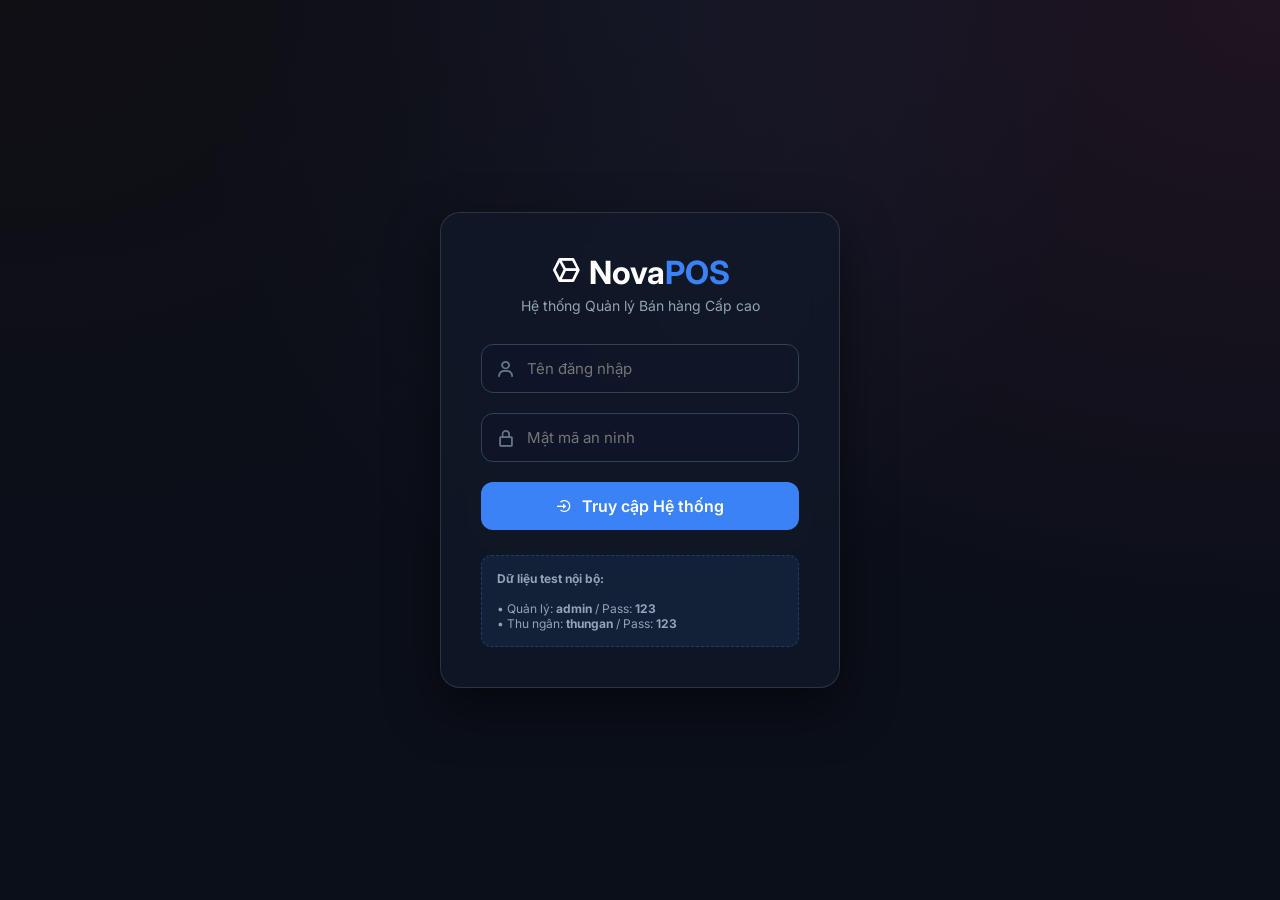
<file: 06-AI-Traffic-Vision-And-Smart-Dock/novapos-inventory-georouting/login.html>
<!DOCTYPE html>
<html lang="vi">
<head>
    <meta charset="UTF-8">
    <meta name="viewport" content="width=device-width, initial-scale=1.0">
    <title>Bảo mật Tường lửa - NovaPOS</title>
    <link href="https://fonts.googleapis.com/css2?family=Inter:wght@300;400;500;600;700&display=swap" rel="stylesheet">
    <link href='https://unpkg.com/boxicons@2.1.4/css/boxicons.min.css' rel='stylesheet'>
    <style>
        * { margin: 0; padding: 0; box-sizing: border-box; font-family: 'Inter', sans-serif; }
        body {
            background-color: #0b0f19;
            background-image: 
                radial-gradient(at 0% 0%, hsla(253,16%,7%,1) 0, transparent 50%), 
                radial-gradient(at 50% 0%, hsla(225,39%,30%,0.2) 0, transparent 50%), 
                radial-gradient(at 100% 0%, hsla(339,49%,30%,0.2) 0, transparent 50%);
            display: flex;
            align-items: center;
            justify-content: center;
            height: 100vh;
            color: #fff;
        }
        .login-glass {
            background: rgba(17, 25, 40, 0.75);
            backdrop-filter: blur(16px);
            -webkit-backdrop-filter: blur(16px);
            border: 1px solid rgba(255, 255, 255, 0.125);
            padding: 40px;
            border-radius: 20px;
            width: 400px;
            box-shadow: 0 20px 50px rgba(0,0,0,0.5);
            text-align: center;
        }
        .logo { font-size: 32px; font-weight: 700; color: #fff; margin-bottom: 5px; }
        .logo span { color: #3b82f6; }
        .sub-title { color: #94a3b8; font-size: 14px; margin-bottom: 30px; }
        
        .input-group {
            position: relative;
            margin-bottom: 20px;
            text-align: left;
        }
        .input-group i {
            position: absolute;
            left: 15px;
            top: 50%;
            transform: translateY(-50%);
            color: #64748b;
            font-size: 20px;
        }
        .login-input {
            width: 100%;
            background: rgba(15, 23, 42, 0.6);
            border: 1px solid #334155;
            padding: 14px 14px 14px 45px;
            border-radius: 12px;
            color: white;
            font-size: 15px;
            transition: all 0.3s ease;
        }
        .login-input:focus {
            outline: none;
            border-color: #3b82f6;
            box-shadow: 0 0 0 3px rgba(59, 130, 246, 0.2);
        }
        .btn-login {
            width: 100%;
            padding: 14px;
            background: #3b82f6;
            color: white;
            border: none;
            border-radius: 12px;
            font-size: 16px;
            font-weight: 600;
            cursor: pointer;
            transition: all 0.3s;
            display: flex;
            align-items: center;
            justify-content: center;
            gap: 10px;
        }
        .btn-login:hover { background: #2563eb; transform: translateY(-2px); }
        .credentials-hint {
            margin-top: 25px;
            padding: 15px;
            background: rgba(59, 130, 246, 0.1);
            border-radius: 10px;
            font-size: 12px;
            color: #94a3b8;
            text-align: left;
            border: 1px dashed rgba(59, 130, 246, 0.3);
        }
    </style>
</head>
<body>
    <div class="login-glass">
        <div class="logo"><i class='bx bx-cube-alt'></i> Nova<span>POS</span></div>
        <p class="sub-title">Hệ thống Quản lý Bán hàng Cấp cao</p>
        
        <form id="loginForm">
            <div class="input-group">
                <i class='bx bx-user'></i>
                <input type="text" id="username" class="login-input" placeholder="Tên đăng nhập" required autocomplete="off">
            </div>
            
            <div class="input-group">
                <i class='bx bx-lock-alt'></i>
                <input type="password" id="password" class="login-input" placeholder="Mật mã an ninh" required>
            </div>
            
            <button type="submit" class="btn-login" id="btnSubmit">
                <i class='bx bx-log-in-circle'></i> Truy cập Hệ thống
            </button>
        </form>

        <div class="credentials-hint">
            <strong>Dữ liệu test nội bộ:</strong><br><br>
            • Quản lý: <b>admin</b> / Pass: <b>123</b><br>
            • Thu ngân: <b>thungan</b> / Pass: <b>123</b>
        </div>
    </div>

    <script>
        // Đồng bộ Tên Thương Hiệu (Dynamic Branding)
        document.addEventListener('DOMContentLoaded', () => {
            let appData = JSON.parse(localStorage.getItem('novaPosData'));
            if (appData && appData.settings) {
                const storeName = appData.settings.storeName || "NovaPOS";
                document.title = `Bảo mật Tường lửa - ${storeName}`;
                
                const logoEl = document.querySelector('.logo');
                if (logoEl) {
                    let half = Math.ceil(storeName.length / 2);
                    let firstPart = storeName.substring(0, half);
                    let secondPart = storeName.substring(half);
                    
                    let logoIconHTML = `<i class='bx bx-cube-alt'></i>`;
                    if (appData.settings.storeLogo) {
                        // Nhúng Ảnh Base64 làm Logo
                        logoIconHTML = `<img src="${appData.settings.storeLogo}" style="height: 36px; width: 36px; object-fit: cover; border-radius: 8px; vertical-align: middle; margin-right: 8px;">`;
                    }
                    
                    logoEl.innerHTML = `${logoIconHTML} ${firstPart}<span>${secondPart}</span>`;
                    logoEl.style.display = "flex";
                    logoEl.style.alignItems = "center";
                    logoEl.style.justifyContent = "center";
                }
            }
        });

        document.getElementById('loginForm').addEventListener('submit', (e) => {
            e.preventDefault();
            const u = document.getElementById('username').value.trim();
            const p = document.getElementById('password').value.trim();

            if (u === 'admin' && p === '123') {
                sessionStorage.setItem('novaPosUser', JSON.stringify({ role: 'admin', name: 'Đoàn Quang Đăng' }));
                window.location.href = 'index.html';
            } else if (u === 'thungan' && p === '123') {
                sessionStorage.setItem('novaPosUser', JSON.stringify({ role: 'cashier', name: 'Thu Ngân Quầy 1' }));
                window.location.href = 'pos.html'; // Draft ngay vào quầy
            } else {
                alert("Tài khoản hoặc Mật khẩu không chính xác. Tường lửa đã chặn!");
            }
        });
    </script>
</body>
</html>
</file>
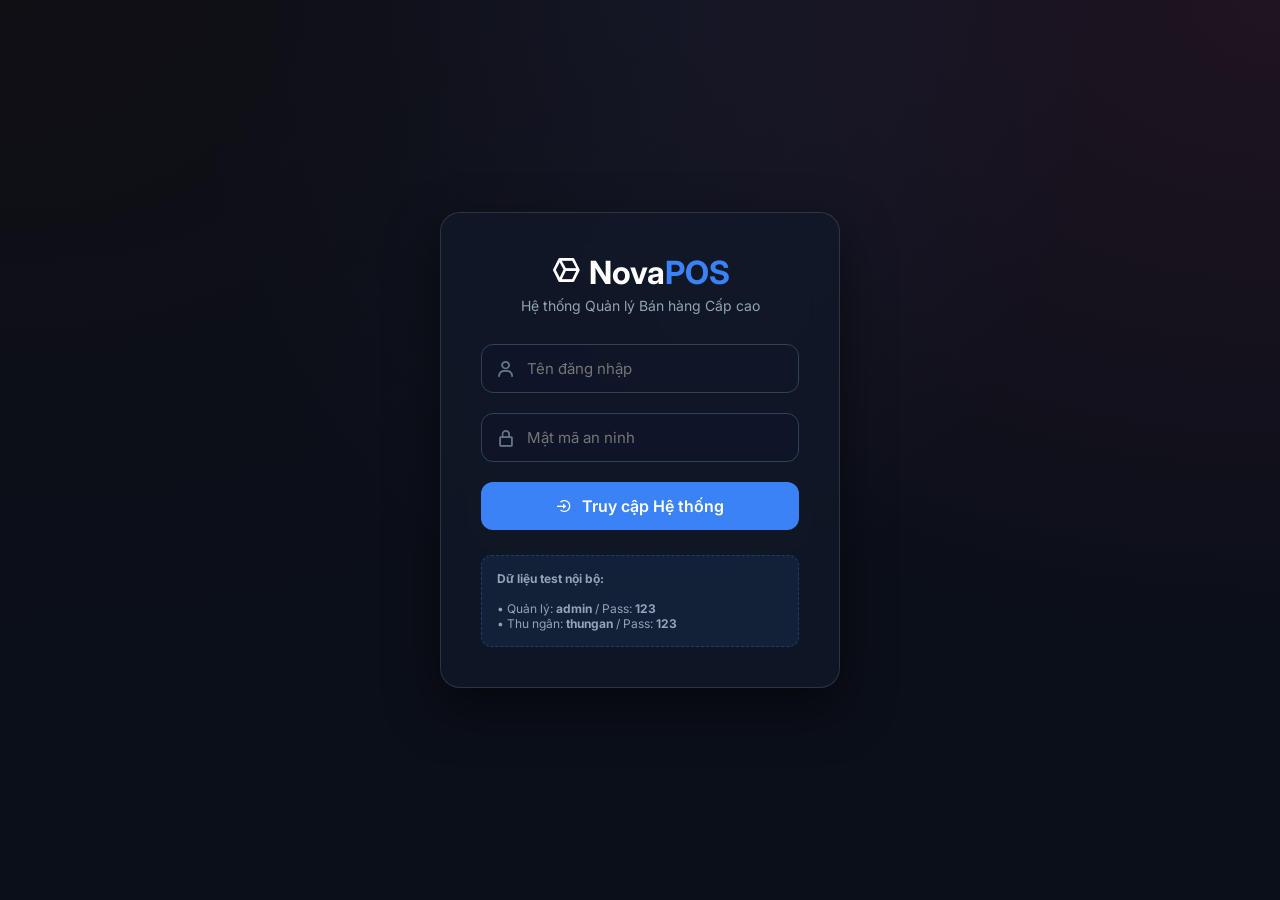
<file: 06-AI-Traffic-Vision-And-Smart-Dock/novapos-inventory-georouting/orders.html>
<!DOCTYPE html>
<html lang="vi">
<head>
    <meta charset="UTF-8">
    <meta name="viewport" content="width=device-width, initial-scale=1.0">
    <title>Lịch sử Đơn Hàng - NovaPOS</title>
    <link rel="preconnect" href="https://fonts.googleapis.com">
    <link rel="preconnect" href="https://fonts.gstatic.com" crossorigin>
    <link href="https://fonts.googleapis.com/css2?family=Inter:wght@300;400;500;600;700&display=swap" rel="stylesheet">
    <link href='https://unpkg.com/boxicons@2.1.4/css/boxicons.min.css' rel='stylesheet'>
    <link rel="stylesheet" href="style.css">
    <script src="authGuard.js"></script>
</head>
<body>
    <div class="app-container">
        <!-- Sidebar -->
        <aside class="sidebar">
            <div class="sidebar-header">
                <div class="logo-icon"><i class='bx bx-cube-alt'></i></div>
                <h1 class="logo-text">Nova<span>POS</span></h1>
            </div>
            
            <nav class="sidebar-nav">
                <a href="index.html" class="nav-item">
                    <i class='bx bx-grid-alt'></i>
                    <span>Tổng quan</span>
                </a>
                <a href="pos.html" class="nav-item">
                    <i class='bx bx-cart'></i>
                    <span>Bán hàng (POS)</span>
                </a>
                <a href="inventory.html" class="nav-item">
                    <i class='bx bx-package'></i>
                    <span>Kho hàng</span>
                </a>
                <a href="online_orders.html" class="nav-item">
                    <i class='bx bx-world'></i>
                    <span>Đơn Online (Geo)</span>
                </a>
                <a href="orders.html" class="nav-item active">
                    <i class='bx bx-receipt'></i>
                    <span>Lịch sử Đơn hàng</span>
                </a>
                <a href="customers.html" class="nav-item">
                    <i class='bx bx-user-circle'></i>
                    <span>Khách hàng</span>
                </a>
            </nav>
        </aside>

        <!-- Main Content -->
        <main class="main-content">
            <header class="top-header inventory-header">
                <div class="header-left">
                    <h2 class="page-title">Sổ cái Giao dịch (Lịch sử Đơn hàng)</h2>
                    <p class="current-date">Truy soát dữ liệu của toàn bộ đơn bán lẻ tại quầy và Đơn thả từ mạng.</p>
                </div>
            </header>

            <section class="inventory-controls">
                <div class="filters">
                    <div class="search-box">
                        <i class='bx bx-search'></i>
                        <input type="text" id="orderSearchBox" placeholder="Tra cứu theo Mã đơn hoặc Tên khách...">
                    </div>
                </div>
            </section>

            <section class="panel inventory-data-panel">
                <div class="table-container">
                    <table class="data-table inventory-table">
                        <thead>
                            <tr>
                                <th>Mã Đơn</th>
                                <th>Khách Hàng</th>
                                <th>Ngày Xác Nhận</th>
                                <th>Tổng Tiền</th>
                                <th>Trạng Thái</th>
                                <th style="text-align:center;">Thao Tác</th>
                            </tr>
                        </thead>
                        <tbody id="ordersTableBody">
                            <!-- JS tự động tải dữ liệu vào đây -->
                        </tbody>
                    </table>
                </div>
            </section>
        </main>
    </div>

    <!-- Modal Chi Tiết Hóa Đơn -->
    <div id="orderDetailModal" class="modal" style="display:none; position:fixed; z-index:9999; left:0; top:0; width:100%; height:100%; background-color:rgba(0,0,0,0.5);">
        <div class="modal-content" style="background-color: var(--surface-light); margin: 5% auto; padding: 25px; border-radius: 12px; width: 60%; max-width: 600px; box-shadow: 0 10px 30px rgba(0,0,0,0.5);">
            <div style="display:flex; justify-content:space-between; border-bottom: 1px solid var(--border-color); padding-bottom: 15px; margin-bottom: 15px;">
                <h3 style="margin:0; font-size: 20px;">🧾 Chi Tiết Hóa Đơn: <span id="modalOrderId" style="color:var(--primary-color);"></span></h3>
                <span id="closeModalBtn" style="color: #aaa; font-size: 28px; font-weight: bold; cursor: pointer;">&times;</span>
            </div>
            
            <div id="modalOrderInfo" style="margin-bottom: 20px; font-size: 14px; color: var(--text-secondary);">
                <!-- Khách hàng, Ngày tháng in vào đây -->
            </div>
            
            <table style="width: 100%; text-align: left; border-collapse: collapse; margin-bottom: 20px;">
                <thead>
                    <tr style="border-bottom: 1px solid var(--border-color);">
                        <th style="padding: 10px 5px;">Mặt Hàng</th>
                        <th style="padding: 10px 5px;">Đơn Giá</th>
                        <th style="padding: 10px 5px;">SL</th>
                        <th style="padding: 10px 5px; text-align: right;">Thành Tiền</th>
                    </tr>
                </thead>
                <tbody id="modalItemsBody">
                    <!-- Danh sách items -->
                </tbody>
            </table>
            
            <div style="text-align: right; border-top: 1px dashed var(--border-color); padding-top: 15px;">
                <h4 style="margin:0; font-size: 18px;">Tổng Cộng: <span id="modalTotalAmount" style="color:var(--status-success);"></span></h4>
            </div>
        </div>
    </div>

    <script src="orders.js"></script>
</body>
</html>
</file>
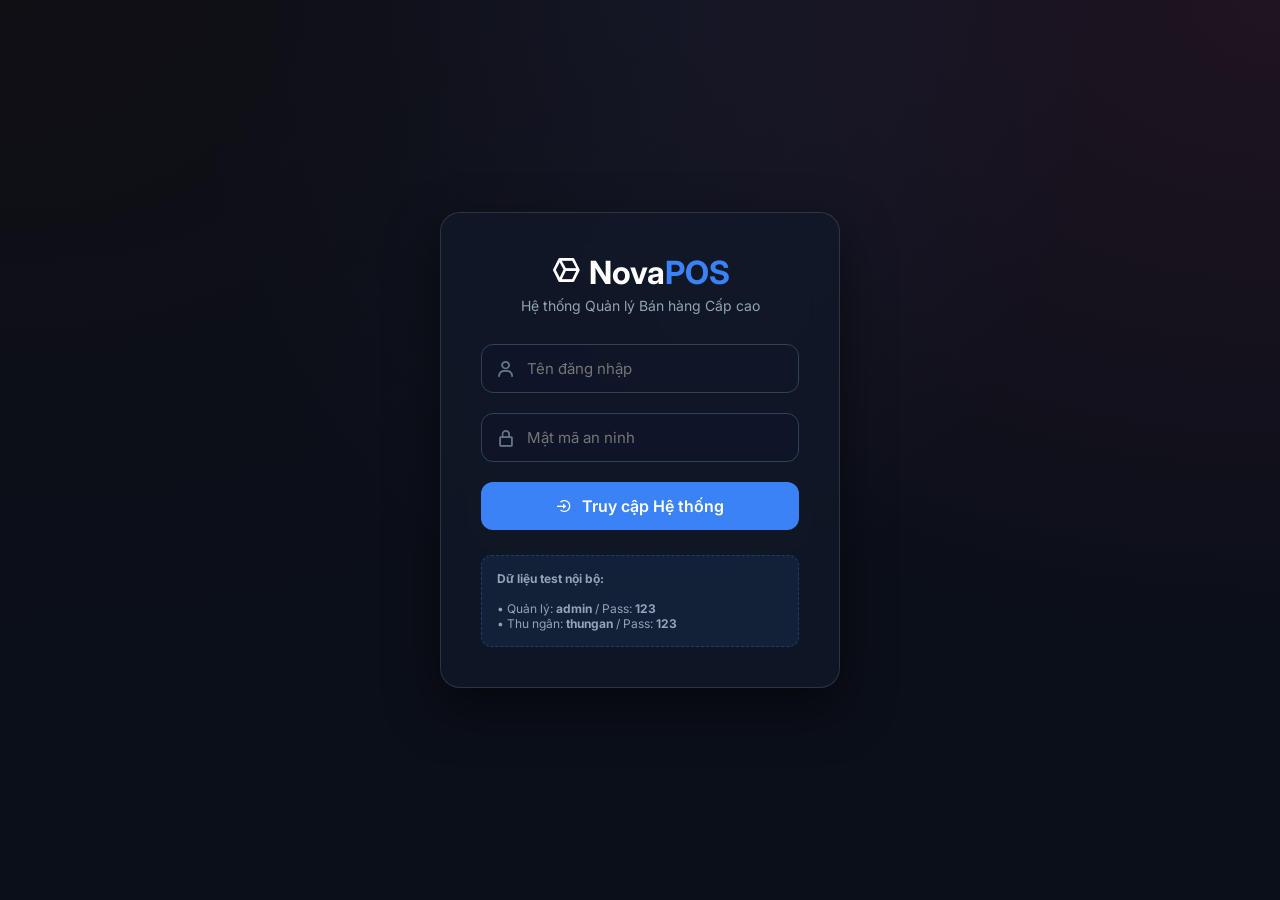
<file: 06-AI-Traffic-Vision-And-Smart-Dock/novapos-inventory-georouting/pos.html>
<!DOCTYPE html>
<html lang="vi">
<head>
    <meta charset="UTF-8">
    <meta name="viewport" content="width=device-width, initial-scale=1.0">
    <title>Bán hàng (POS) - NovaPOS</title>
    <link rel="preconnect" href="https://fonts.googleapis.com">
    <link rel="preconnect" href="https://fonts.gstatic.com" crossorigin>
    <link href="https://fonts.googleapis.com/css2?family=Inter:wght@300;400;500;600;700&display=swap" rel="stylesheet">
    <link href='https://unpkg.com/boxicons@2.1.4/css/boxicons.min.css' rel='stylesheet'>
    <link rel="stylesheet" href="style.css">
    <script src="authGuard.js"></script>
</head>
<body>
    <div class="app-container">
        <!-- Sidebar (giống file index.html) -->
        <aside class="sidebar">
            <div class="sidebar-header">
                <div class="logo-icon"><i class='bx bx-cube-alt'></i></div>
                <h1 class="logo-text">Nova<span>POS</span></h1>
            </div>
            
            <nav class="sidebar-nav">
                <a href="index.html" class="nav-item">
                    <i class='bx bx-grid-alt'></i>
                    <span>Tổng quan</span>
                </a>
                <a href="pos.html" class="nav-item active">
                    <i class='bx bx-cart'></i>
                    <span>Bán hàng (POS)</span>
                </a>
                <a href="inventory.html" class="nav-item">
                    <i class='bx bx-package'></i>
                    <span>Kho hàng</span>
                </a>
                <a href="online_orders.html" class="nav-item">
                    <i class='bx bx-world'></i>
                    <span>Đơn Online (Geo)</span>
                </a>
                <a href="orders.html" class="nav-item">
                    <i class='bx bx-receipt'></i>
                    <span>Lịch sử Hóa đơn</span>
                </a>
                <a href="customers.html" class="nav-item">
                    <i class='bx bx-user-circle'></i>
                    <span>Khách hàng</span>
                </a>
            </nav>
        </aside>

        <!-- Main Content cho POS -->
        <main class="main-content pos-layout">
            
            <!-- Cột trái: Danh sách Sản phẩm -->
            <section class="pos-products-area">
                <header class="pos-header">
                    <h2>Màn hình Thu Ngân</h2>
                    <div class="search-box">
                        <i class='bx bx-search'></i>
                        <input type="text" id="posSearch" placeholder="Tìm sản phẩm theo tên hoặc mã...">
                    </div>
                </header>

                <div class="products-grid" id="posProductList">
                    <!-- Danh sách sản phẩm sẽ được tự động đổ vào đây từ pos.js -->
                </div>
            </section>

            <!-- Cột phải: Giỏ hàng -->
            <aside class="pos-cart-area">
                <div class="cart-header">
                    <h3>Giỏ hàng hiện tại</h3>
                    <button class="clear-cart-btn" id="btnXoaGio"><i class='bx bx-trash'></i> Xóa mã</button>
                </div>

                <div class="cart-items" id="cartItemList">
                    <!-- Dữ liệu giỏ hàng sẽ hiện ở đây -->
                    <div class="empty-cart-msg">Chưa có sản phẩm nào trong giỏ.</div>
                </div>

                <div class="cart-summary">
                    <div class="summary-row" style="margin-bottom: 20px; border-bottom: 1px dashed rgba(255,255,255,0.1); padding-bottom:15px; display:block;">
                        <span style="font-size: 13px; color:var(--text-secondary); display:block; margin-bottom:8px;"><i class='bx bx-git-branch'></i> Nguồn Xuất Kho:</span>
                        <select id="checkoutSourceWarehouse" class="pos-input" style="width: 100%; border: 1px solid rgba(59,130,246,0.4); background: rgba(15,23,42,0.8); color: white; padding: 10px; border-radius: 6px; outline:none; font-size:13px; cursor:pointer;">
                            <!-- Đợi JS nạp options -->
                        </select>
                    </div>
                    <div class="summary-row">
                        <span>Tạm tính</span>
                        <span id="cartSubtotal">0 đ</span>
                    </div>
                    <div class="summary-row">
                        <span>Giảm giá (Mặc định 0%)</span>
                        <span>0 đ</span>
                    </div>
                    <div class="summary-row total-row">
                        <span>Tổng tiền</span>
                        <h2 id="cartTotal">0 đ</h2>
                    </div>
                    <button class="checkout-btn" id="btnThanhToan">
                        <i class='bx bx-check-circle'></i> Thanh toán & In Bill
                    </button>
                </div>
            </aside>

        </main>
    </div>

    <!-- Khung giao diện in hóa đơn giấy (Bình thường sẽ ẩn) -->
    <div id="printBillDiv" class="print-bill-container">
        <!-- JS sẽ bơm nội dung HTML cho Bill vào đây -->
    </div>

    <!-- Script xử lý giỏ hàng -->
    <script src="pos.js"></script>
</body>
</html>
</file>
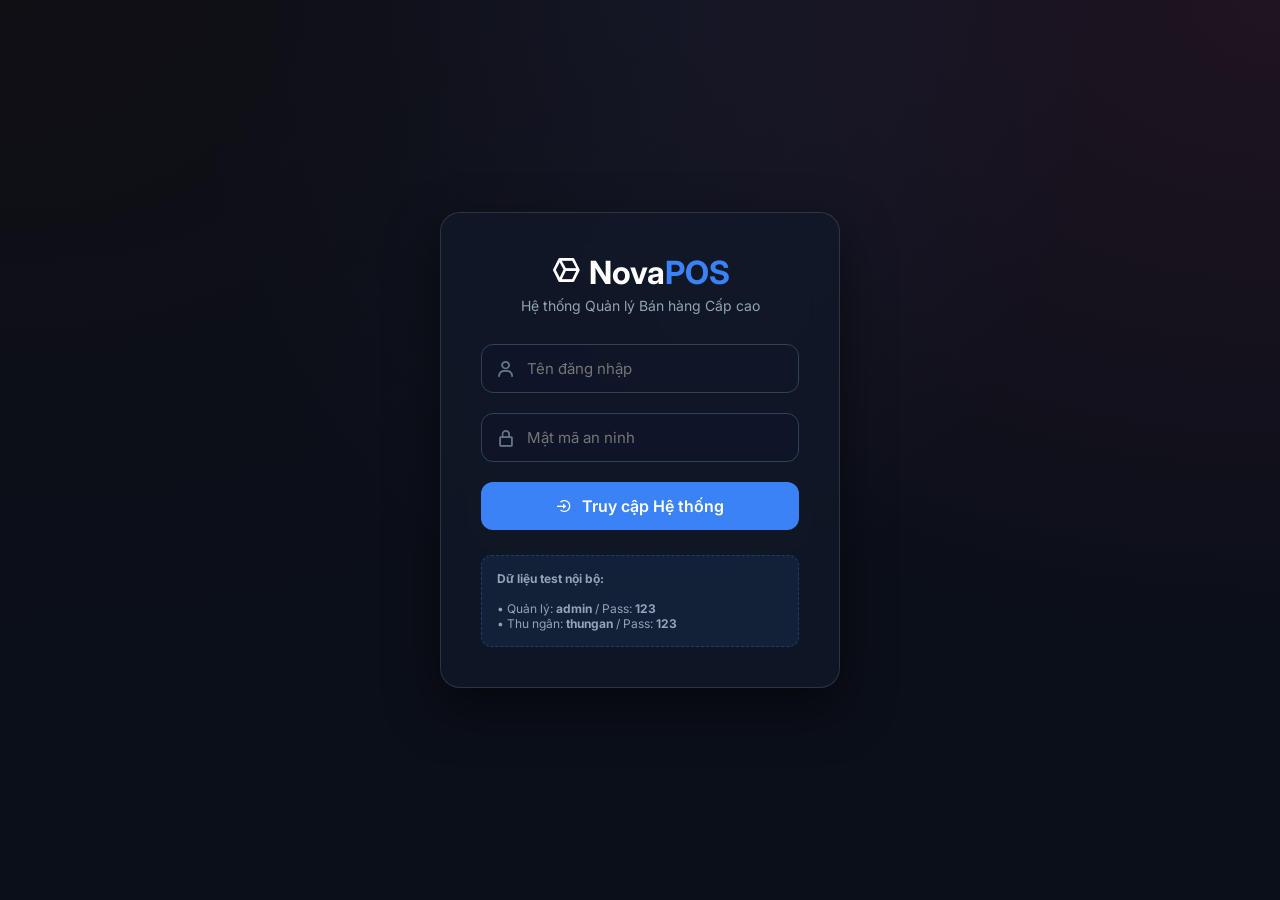
<file: 06-AI-Traffic-Vision-And-Smart-Dock/novapos-inventory-georouting/settings.html>
<!DOCTYPE html>
<html lang="vi">
<head>
    <meta charset="UTF-8">
    <meta name="viewport" content="width=device-width, initial-scale=1.0">
    <title>Cài đặt Hệ thống - NovaPOS</title>
    <link href="https://fonts.googleapis.com/css2?family=Inter:wght@300;400;500;600;700&display=swap" rel="stylesheet">
    <link href='https://unpkg.com/boxicons@2.1.4/css/boxicons.min.css' rel='stylesheet'>
    <link rel="stylesheet" href="style.css">
    <script src="authGuard.js"></script>
    <style>
        .settings-grid { display: grid; grid-template-columns: 1fr 1fr; gap: 20px; }
        .setting-card { padding: 25px; margin-bottom: 20px; }
        .setting-card h3 { margin-bottom: 20px; color: var(--text-primary); display:flex; align-items:center; gap: 10px; font-size: 18px; }
        .form-group { margin-bottom: 20px; text-align: left; }
        .form-label { display: block; margin-bottom: 8px; color: var(--text-secondary); font-size: 14px;}
        .form-input { width: 100%; background: var(--bg-component); border: 1px solid var(--border-color); padding: 12px 15px; border-radius: 8px; color: white; display:block; transition: .3s; }
        .form-input:focus { border-color: var(--brand-primary); outline:none; }
        
        .switch-container { display: flex; align-items: center; justify-content: space-between; background: rgba(0,0,0,0.2); padding: 15px; border-radius: 8px; margin-bottom:15px; }
        .switch { position: relative; display: inline-block; width: 50px; height: 26px; }
        .switch input { opacity: 0; width: 0; height: 0; }
        .slider { position: absolute; cursor: pointer; top: 0; left: 0; right: 0; bottom: 0; background-color: rgba(255,255,255,0.1); transition: .4s; border-radius: 34px; border: 1px solid rgba(255,255,255,0.2); }
        .slider:before { position: absolute; content: ""; height: 20px; width: 20px; left: 2px; bottom: 2px; background-color: var(--text-muted); transition: .4s; border-radius: 50%; }
        input:checked + .slider { background-color: var(--brand-primary); border-color: var(--brand-primary); }
        input:checked + .slider:before { transform: translateX(24px); background-color: white;}
        
        button.btn-block { width: 100%; margin-bottom: 12px; font-size: 15px; justify-content: center; }
    </style>
</head>
<body>
    <div class="app-container">
        <!-- Sidebar -->
        <aside class="sidebar">
            <div class="sidebar-header">
                <div class="logo-icon"><i class='bx bx-cube-alt'></i></div>
                <h1 class="logo-text">Nova<span>POS</span></h1>
            </div>
            
            <nav class="sidebar-nav">
                <a href="index.html" class="nav-item">
                    <i class='bx bx-grid-alt'></i>
                    <span>Tổng quan</span>
                </a>
                <a href="pos.html" class="nav-item">
                    <i class='bx bx-cart'></i>
                    <span>Bán hàng (POS)</span>
                </a>
                <a href="inventory.html" class="nav-item">
                    <i class='bx bx-package'></i>
                    <span>Kho hàng</span>
                </a>
                <a href="online_orders.html" class="nav-item">
                    <i class='bx bx-world'></i>
                    <span>Đơn Online (Geo)</span>
                </a>
                <a href="orders.html" class="nav-item">
                    <i class='bx bx-receipt'></i>
                    <span>Lịch sử Đơn hàng</span>
                </a>
                <a href="customers.html" class="nav-item">
                    <i class='bx bx-user-circle'></i>
                    <span>Khách hàng</span>
                </a>
            </nav>
            
            <div class="sidebar-footer">
                <a href="settings.html" class="nav-item active">
                    <i class='bx bx-cog'></i>
                    <span>Cài đặt</span>
                </a>
                <a href="#" class="nav-item logout">
                    <i class='bx bx-log-out'></i>
                    <span>Đăng xuất</span>
                </a>
            </div>
        </aside>

        <!-- Main Content -->
        <main class="main-content">
            <header class="top-header inventory-header">
                <div class="header-left">
                    <h2 class="page-title">Cài đặt Hệ thống</h2>
                    <p class="current-date">Thiết lập tham số toàn cục và bảo trì dữ liệu.</p>
                </div>
            </header>

            <section class="settings-grid">
                <div class="left-col">
                    <!-- Branding Setup -->
                    <div class="panel setting-card">
                        <h3><i class='bx bx-store'></i> Bộ nhận diện Thương hiệu</h3>
                        <div class="form-group">
                            <label class="form-label">Tên Cửa hàng (Brand Name)</label>
                            <input type="text" id="storeNameInput" class="form-input" placeholder="VD: Siêu thị VinMart, Nova POS...">
                        </div>
                        <div class="form-group" style="margin-bottom: 25px;">
                            <label class="form-label">Logo Thương hiệu (Ảnh JPG/PNG)</label>
                            <input type="file" id="logoUploadInput" accept="image/*" class="form-input">
                            <div id="logoPreview" style="margin-top: 15px; width: 64px; height: 64px; border-radius: 12px; border: 1px dashed rgba(255,255,255,0.2); display:flex; align-items:center; justify-content:center; background:rgba(0,0,0,0.3); overflow:hidden;">
                                <i class='bx bx-image-add' style="color:#64748b; font-size: 28px;"></i>
                            </div>
                        </div>

                        <!-- Tính năng Upload Avatar (Phase 20) -->
                        <div class="form-group" style="margin-bottom: 25px; border-top: 1px dashed rgba(255,255,255,0.1); padding-top: 20px;">
                            <label class="form-label">Ảnh Đại Diện Cá Nhân (Avatar)</label>
                            <input type="file" id="avatarUploadInput" accept="image/*" class="form-input">
                            <div id="avatarPreview" style="margin-top: 15px; width: 50px; height: 50px; border-radius: 50%; border: 1px dashed rgba(255,255,255,0.2); display:flex; align-items:center; justify-content:center; background:rgba(0,0,0,0.3); overflow:hidden;">
                                <i class='bx bx-user' style="color:#64748b; font-size: 24px;"></i>
                            </div>
                        </div>

                        <button id="btnSaveBasic" class="btn primary-btn btn-block"><i class='bx bx-save'></i> Xác nhận Đổi Thương Hiệu & Avatar</button>
                    </div>

                    <!-- Tax Setup -->
                    <div class="panel setting-card">
                        <h3><i class='bx bx-receipt'></i> Chính sách Thuế & Hóa đơn</h3>
                        <div class="switch-container">
                            <div>
                                <strong style="font-size: 15px;">Áp dụng Tính Thuế (VAT)</strong>
                                <p style="font-size: 12px; color: var(--text-secondary); margin-top: 4px;">Tính tiền cộng thêm vào hóa đơn khi dùng POS</p>
                            </div>
                            <label class="switch">
                                <input type="checkbox" id="vatToggle">
                                <span class="slider"></span>
                            </label>
                        </div>
                        
                        <div class="form-group" style="margin-bottom: 0;">
                            <label class="form-label">Mức Thuế suất (%)</label>
                            <select id="vatRateSelect" class="form-input">
                                <option value="5">Thuế VAT 5%</option>
                                <option value="8">Thuế VAT 8% (Kích thích tiêu dùng)</option>
                                <option value="10">Thuế VAT 10% (Tiêu chuẩn)</option>
                            </select>
                        </div>
                    </div>
                </div>

                <div class="right-col">
                    <!-- Database Maintenance -->
                    <div class="panel setting-card" style="border: 1px solid rgba(239, 68, 68, 0.2);">
                        <h3><i class='bx bx-data'></i> Quản trị Dữ liệu Gốc (Database)</h3>
                        <p style="font-size: 13px; color: var(--text-secondary); margin-bottom: 20px; line-height: 1.5;">
                            Mọi dữ liệu của hệ thống đang chạy độc lập trên máy chủ LocalStorage ở thiết bị này. Hãy thực hiện Backup thường xuyên.
                        </p>

                        <button id="btnBackup" class="btn warning-btn btn-block" style="background:#5b21b6; border-color:#7c3aed;">
                            <i class='bx bx-cloud-download'></i> Back-up Dữ Liệu (Xuất JSON)
                        </button>

                        <div style="margin-top: 35px; padding-top: 25px; border-top: 1px dashed rgba(255,255,255,0.1);">
                            <h4 style="color: var(--status-danger); margin-bottom: 10px; display:flex; align-items:center; gap: 8px;">
                                <i class='bx bx-error-circle'></i> Vùng Đặc Biệt Nguy Hiểm
                            </h4>
                            <p style="font-size: 12px; color: var(--text-secondary); margin-bottom: 15px;">
                                Lệnh Factory Reset sẽ xóa sạch vĩnh viễn toàn vộ Sản phẩm, Lịch sử hóa đơn và Khách hàng trên Trình duyệt này của Cửa hàng.
                            </p>
                            <button id="btnWipe" class="btn danger-btn btn-block">
                                <i class='bx bx-bomb'></i> Kích hoạt Xóa Trắng Cơ Sở Dữ Liệu
                            </button>
                        </div>
                    </div>
                </div>
            </section>
        </main>
    </div>
    <script src="settings.js"></script>
</body>
</html>
</file>
<file: 06-AI-Traffic-Vision-And-Smart-Dock/novapos-inventory-georouting/style.css>
:root {
    --bg-body: #0b0f19;
    --bg-surface: #1a2235;
    --bg-glass: rgba(26, 34, 53, 0.75);
    --border: rgba(255, 255, 255, 0.08);
    --text-primary: #f8fafc;
    --text-secondary: #94a3b8;
    
    --brand-primary: #3b82f6;
    --brand-primary-glow: rgba(59, 130, 246, 0.4);
    --status-success: #10b981;
    --status-warning: #f59e0b;
    --status-danger: #ef4444;

    --font-family: 'Inter', sans-serif;
    --radius-lg: 16px;
    --radius-md: 12px;
    --radius-sm: 8px;
    --transition: all 0.3s cubic-bezier(0.4, 0, 0.2, 1);
}

* {
    margin: 0;
    padding: 0;
    box-sizing: border-box;
}

body {
    font-family: var(--font-family);
    background-color: var(--bg-body);
    color: var(--text-primary);
    overflow-x: hidden;
}

/* Layout Container */
.app-container {
    display: flex;
    height: 100vh;
}

/* Scrollbar customization */
::-webkit-scrollbar {
    width: 6px;
    height: 6px;
}
::-webkit-scrollbar-track {
    background: transparent;
}
::-webkit-scrollbar-thumb {
    background: var(--text-secondary);
    border-radius: 10px;
}

/* --- SIDEBAR --- */
.sidebar {
    width: 260px;
    background: var(--bg-glass);
    backdrop-filter: blur(12px);
    -webkit-backdrop-filter: blur(12px);
    border-right: 1px solid var(--border);
    display: flex;
    flex-direction: column;
    padding: 24px;
    transition: var(--transition);
}

.sidebar-header {
    display: flex;
    align-items: center;
    gap: 12px;
    margin-bottom: 40px;
}

.logo-icon {
    width: 40px;
    height: 40px;
    background: linear-gradient(135deg, var(--brand-primary), #8b5cf6);
    border-radius: var(--radius-md);
    display: flex;
    align-items: center;
    justify-content: center;
    font-size: 24px;
    color: white;
    box-shadow: 0 4px 15px var(--brand-primary-glow);
}

.logo-text {
    font-size: 22px;
    font-weight: 700;
    letter-spacing: 0.5px;
}

.logo-text span {
    color: var(--brand-primary);
}

.sidebar-nav {
    display: flex;
    flex-direction: column;
    gap: 8px;
    flex: 1;
}

.nav-item {
    display: flex;
    align-items: center;
    gap: 12px;
    padding: 12px 16px;
    color: var(--text-secondary);
    text-decoration: none;
    border-radius: var(--radius-md);
    font-weight: 500;
    transition: var(--transition);
}

.nav-item i {
    font-size: 20px;
}

.nav-item:hover {
    background: rgba(255, 255, 255, 0.05);
    color: var(--text-primary);
}

.nav-item.active {
    background: var(--brand-primary);
    color: white;
    box-shadow: 0 4px 15px var(--brand-primary-glow);
}

.sidebar-footer {
    border-top: 1px solid var(--border);
    padding-top: 20px;
}

.nav-item.logout:hover {
    color: var(--status-danger);
    background: rgba(239, 68, 68, 0.1);
}

/* --- MAIN CONTENT --- */
.main-content {
    flex: 1;
    display: flex;
    flex-direction: column;
    padding: 32px 40px;
    overflow-y: auto;
    background: radial-gradient(circle at top left, rgba(59,130,246,0.05), transparent 40%);
}

/* Header */
.top-header {
    display: flex;
    justify-content: space-between;
    align-items: center;
    margin-bottom: 40px;
}

.page-title {
    font-size: 24px;
    font-weight: 600;
    margin-bottom: 4px;
}

.current-date {
    color: var(--text-secondary);
    font-size: 14px;
}

.header-right {
    display: flex;
    align-items: center;
    gap: 24px;
}

.search-box {
    position: relative;
    display: flex;
    align-items: center;
}

.search-box i {
    position: absolute;
    left: 14px;
    color: var(--text-secondary);
    font-size: 18px;
}

.search-box input {
    background: var(--bg-surface);
    border: 1px solid var(--border);
    border-radius: var(--radius-lg);
    padding: 10px 16px 10px 40px;
    color: var(--text-primary);
    font-size: 14px;
    width: 250px;
    outline: none;
    transition: var(--transition);
}

.search-box input:focus {
    border-color: var(--brand-primary);
    box-shadow: 0 0 0 3px rgba(59, 130, 246, 0.2);
}

.notifications {
    position: relative;
    cursor: pointer;
    font-size: 22px;
    color: var(--text-secondary);
    transition: var(--transition);
}

.notifications:hover {
    color: var(--text-primary);
}

.notifications .badge {
    position: absolute;
    top: -4px;
    right: -4px;
    background: var(--status-danger);
    color: white;
    font-size: 10px;
    font-weight: 700;
    padding: 2px 6px;
    border-radius: 10px;
    border: 2px solid var(--bg-body);
}

.avatar {
    width: 44px;
    height: 44px;
    border-radius: 50%;
    cursor: pointer;
    border: 2px solid transparent;
    transition: var(--transition);
}

.avatar:hover {
    border-color: var(--brand-primary);
}

/* Dashboard Widgets */
.dashboard-widgets {
    display: grid;
    grid-template-columns: repeat(4, 1fr);
    gap: 24px;
    margin-bottom: 40px;
}

.widget-card {
    background: var(--bg-glass);
    border: 1px solid var(--border);
    backdrop-filter: blur(10px);
    border-radius: var(--radius-lg);
    padding: 24px;
    display: flex;
    align-items: center;
    gap: 16px;
    transition: var(--transition);
    cursor: pointer;
}

.widget-card:hover {
    transform: translateY(-5px);
    box-shadow: 0 10px 25px rgba(0,0,0,0.3);
    border-color: rgba(255,255,255,0.15);
}

.widget-icon {
    width: 56px;
    height: 56px;
    border-radius: var(--radius-md);
    display: flex;
    align-items: center;
    justify-content: center;
    font-size: 28px;
}

.widget-icon.primary {
    background: rgba(59, 130, 246, 0.15);
    color: var(--brand-primary);
}

.widget-icon.success {
    background: rgba(16, 185, 129, 0.15);
    color: var(--status-success);
}

.widget-icon.warning {
    background: rgba(245, 158, 11, 0.15);
    color: var(--status-warning);
}

.widget-icon.danger {
    background: rgba(239, 68, 68, 0.15);
    color: var(--status-danger);
}

.widget-info p {
    font-size: 14px;
    color: var(--text-secondary);
    margin-bottom: 4px;
}

.widget-info h3 {
    font-size: 22px;
    font-weight: 700;
}

/* Extended Dashboard Area */
.dashboard-extended {
    display: grid;
    grid-template-columns: 2fr 1fr;
    gap: 24px;
}

.panel {
    background: var(--bg-surface);
    border: 1px solid var(--border);
    border-radius: var(--radius-lg);
    padding: 24px;
}

.panel-header {
    display: flex;
    justify-content: space-between;
    align-items: center;
    margin-bottom: 20px;
}

.panel-header h3 {
    font-size: 18px;
    font-weight: 600;
}

.view-all {
    color: var(--brand-primary);
    text-decoration: none;
    font-size: 14px;
    font-weight: 500;
    transition: var(--transition);
}

.view-all:hover {
    text-decoration: underline;
}

/* Tables */
.table-container {
    overflow-x: auto;
}

.data-table {
    width: 100%;
    border-collapse: collapse;
}

.data-table th, .data-table td {
    padding: 16px 12px;
    text-align: left;
    border-bottom: 1px solid var(--border);
}

.data-table th {
    color: var(--text-secondary);
    font-weight: 500;
    font-size: 14px;
    text-transform: uppercase;
    letter-spacing: 0.5px;
}

.data-table tbody tr {
    transition: var(--transition);
}

.data-table tbody tr:hover {
    background: rgba(255, 255, 255, 0.02);
}

/* Status Badges */
.status-badge {
    padding: 4px 10px;
    border-radius: 20px;
    font-size: 12px;
    font-weight: 600;
    display: inline-block;
}

.status-badge.pending {
    background: rgba(245, 158, 11, 0.15);
    color: var(--status-warning);
}

.status-badge.completed {
    background: rgba(16, 185, 129, 0.15);
    color: var(--status-success);
}

/* Product List */
.product-list {
    list-style: none;
    display: flex;
    flex-direction: column;
    gap: 16px;
}

.product-item {
    display: flex;
    align-items: center;
    justify-content: space-between;
    padding: 12px;
    background: rgba(255,255,255,0.02);
    border-radius: var(--radius-md);
    border: 1px solid transparent;
    transition: var(--transition);
}

.product-item:hover {
    border-color: var(--border);
    transform: translateX(5px);
}

.product-info {
    display: flex;
    flex-direction: column;
    gap: 4px;
}

.product-name {
    font-weight: 500;
    font-size: 15px;
}

.product-stock {
    font-size: 13px;
    color: var(--text-secondary);
}

.stock-count {
    font-weight: 600;
    color: var(--brand-primary);
    background: rgba(59, 130, 246, 0.15);
    padding: 4px 8px;
    border-radius: var(--radius-sm);
    font-size: 13px;
}

/* Responsiveness */
@media (max-width: 1024px) {
    .dashboard-widgets {
        grid-template-columns: repeat(2, 1fr);
    }
    .dashboard-extended {
        grid-template-columns: 1fr;
    }
}

/* ============================================================
   --- GIAO DIỆN HỆ THỐNG POS (POS.HTML) ---
============================================================ */
.pos-layout {
    flex-direction: row;
    gap: 24px;
    padding: 24px;
}

/* Khu vực Lưới sản phẩm */
.pos-products-area {
    flex: 2;
    display: flex;
    flex-direction: column;
}

.pos-header {
    display: flex;
    justify-content: space-between;
    align-items: center;
    margin-bottom: 24px;
}

.pos-header h2 {
    font-size: 24px;
    font-weight: 700;
}

.products-grid {
    display: grid;
    grid-template-columns: repeat(auto-fill, minmax(180px, 1fr));
    gap: 20px;
    overflow-y: auto;
    padding-bottom: 20px;
}

.pos-product-card {
    background: var(--bg-surface);
    border: 1px solid var(--border);
    border-radius: var(--radius-md);
    overflow: hidden;
    cursor: pointer;
    position: relative;
    transition: var(--transition);
}

.pos-product-card:hover {
    transform: translateY(-5px);
    border-color: var(--brand-primary);
    box-shadow: 0 10px 20px rgba(0,0,0,0.3);
}

.product-img-wrapper {
    height: 140px;
    width: 100%;
    overflow: hidden;
    background: var(--bg-body);
}

.product-img-wrapper img {
    width: 100%;
    height: 100%;
    object-fit: contain;
    transition: var(--transition);
}

.pos-product-card:hover .product-img-wrapper img {
    transform: scale(1.05); /* Zoom nhẹ ảnh khi hover */
}

.pos-product-card .product-info {
    padding: 16px;
}

.pos-product-card h4 {
    font-size: 14px;
    margin-bottom: 8px;
    color: var(--text-primary);
    white-space: nowrap;
    overflow: hidden;
    text-overflow: ellipsis;
}

.pos-product-card .price {
    color: var(--brand-primary);
    font-weight: 700;
    font-size: 16px;
}

.add-to-cart-btn {
    position: absolute;
    bottom: 16px;
    right: 16px;
    background: var(--brand-primary);
    color: white;
    border: none;
    width: 32px;
    height: 32px;
    border-radius: 50%;
    display: flex;
    align-items: center;
    justify-content: center;
    cursor: pointer;
    font-size: 18px;
    opacity: 0;
    transform: translateY(10px);
    transition: var(--transition);
}

.pos-product-card:hover .add-to-cart-btn {
    opacity: 1;
    transform: translateY(0);
}

/* Khu vực Giỏ hàng (Cart) */
.pos-cart-area {
    flex: 1;
    min-width: 350px;
    background: var(--bg-surface);
    border: 1px solid var(--border);
    border-radius: var(--radius-lg);
    display: flex;
    flex-direction: column;
    overflow: hidden;
}

.cart-header {
    display: flex;
    justify-content: space-between;
    align-items: center;
    padding: 20px;
    border-bottom: 1px solid var(--border);
    background: rgba(255, 255, 255, 0.02);
}

.cart-header h3 {
    font-size: 18px;
}

.clear-cart-btn {
    background: transparent;
    border: 1px solid var(--status-danger);
    color: var(--status-danger);
    padding: 6px 12px;
    border-radius: var(--radius-sm);
    cursor: pointer;
    font-size: 13px;
    transition: var(--transition);
}

.clear-cart-btn:hover {
    background: var(--status-danger);
    color: white;
}

.cart-items {
    flex: 1;
    overflow-y: auto;
    padding: 20px;
    display: flex;
    flex-direction: column;
    gap: 16px;
}

.empty-cart-msg {
    text-align: center;
    color: var(--text-secondary);
    margin-top: 40px;
    font-style: italic;
}

.cart-item {
    display: flex;
    justify-content: space-between;
    align-items: center;
    padding-bottom: 16px;
    border-bottom: 1px dashed var(--border);
}

.cart-item-info {
    flex: 1;
}

.cart-item-name {
    font-size: 14px;
    margin-bottom: 4px;
}

.cart-item-price {
    font-size: 13px;
    color: var(--text-secondary);
}

.cart-item-actions {
    display: flex;
    align-items: center;
    gap: 12px;
    background: var(--bg-body);
    border-radius: 20px;
    padding: 4px 8px;
}

.qty-btn {
    background: transparent;
    border: none;
    color: var(--text-primary);
    font-size: 16px;
    cursor: pointer;
    width: 24px;
    height: 24px;
    display: flex;
    align-items: center;
    justify-content: center;
    border-radius: 50%;
}

.qty-btn:hover {
    background: rgba(255,255,255,0.1);
}

.qty-number {
    font-weight: 600;
    font-size: 14px;
    min-width: 16px;
    text-align: center;
}

.cart-summary {
    padding: 24px;
    background: rgba(0, 0, 0, 0.2);
    border-top: 1px solid var(--border);
}

.summary-row {
    display: flex;
    justify-content: space-between;
    margin-bottom: 12px;
    color: var(--text-secondary);
    font-size: 14px;
}

.summary-row.total-row {
    margin-top: 16px;
    padding-top: 16px;
    border-top: 1px solid var(--border);
    color: var(--text-primary);
    font-size: 18px;
    font-weight: 600;
    align-items: center;
}

.summary-row.total-row h2 {
    color: var(--status-success);
    font-size: 26px;
}

.checkout-btn {
    width: 100%;
    margin-top: 20px;
    padding: 16px;
    background: var(--status-success);
    color: white;
    border: none;
    border-radius: var(--radius-md);
    font-size: 16px;
    font-weight: 600;
    cursor: pointer;
    transition: var(--transition);
    display: flex;
    justify-content: center;
    align-items: center;
    gap: 8px;
}

.checkout-btn:hover {
    background: #059669; /* Darker emerald */
    transform: translateY(-2px);
    box-shadow: 0 4px 15px rgba(16, 185, 129, 0.4);
}

/* ============================================================
   --- GIAO DIỆN KHO HÀNG (INVENTORY.HTML) ---
============================================================ */
.inventory-header {
    margin-bottom: 24px;
}

.inventory-controls {
    display: flex;
    justify-content: space-between;
    align-items: center;
    background: var(--bg-glass);
    padding: 16px 24px;
    border-radius: var(--radius-lg);
    border: 1px solid var(--border);
    margin-bottom: 24px;
}

.filters {
    display: flex;
    gap: 16px;
    align-items: center;
}

.modern-select {
    background: var(--bg-surface);
    border: 1px solid var(--border);
    padding: 10px 16px;
    border-radius: var(--radius-lg);
    color: var(--text-primary);
    font-size: 14px;
    cursor: pointer;
    min-width: 200px;
}

.modern-select:focus {
    outline: none;
    border-color: var(--brand-primary);
}

.btn {
    padding: 10px 20px;
    border-radius: var(--radius-md);
    font-size: 14px;
    font-weight: 600;
    cursor: pointer;
    border: none;
    display: flex;
    align-items: center;
    gap: 8px;
    transition: var(--transition);
}

.primary-btn {
    background: rgba(59, 130, 246, 0.1);
    color: var(--brand-primary);
    border: 1px solid rgba(59, 130, 246, 0.3);
}

.primary-btn:hover {
    background: var(--brand-primary);
    color: white;
}

.inventory-data-panel {
    background: var(--bg-glass);
    backdrop-filter: blur(10px);
}

/* Badge Tình Trạng Tồn Kho */
.stock-status-badge {
    padding: 4px 10px;
    border-radius: 20px;
    font-size: 12px;
    font-weight: 700;
    display: inline-block;
}

.stock-status-badge.success {
    background: rgba(16, 185, 129, 0.15);
    color: var(--status-success);
}
.stock-status-badge.warning {
    background: rgba(245, 158, 11, 0.15);
    color: var(--status-warning);
}
.stock-status-badge.danger {
    background: rgba(239, 68, 68, 0.15);
    color: var(--status-danger);
}

/* Nút nhập xuất nhanh +/- */
.quick-adjust-group {
    display: flex;
    align-items: center;
    gap: 8px;
    background: var(--bg-surface);
    border-radius: 20px;
    padding: 4px;
    width: max-content;
    border: 1px solid var(--border);
}

.adj-btn {
    background: transparent;
    border: none;
    color: var(--text-secondary);
    width: 24px;
    height: 24px;
    border-radius: 50%;
    cursor: pointer;
    display: flex;
    align-items: center;
    justify-content: center;
    font-weight: 600;
    transition: var(--transition);
}

.adj-btn:hover {
    background: var(--brand-primary);
    color: white;
}

/* ============================================================
   --- GIAO DIỆN GEO ROUTING (ONLINE_ORDERS.HTML) ---
============================================================ */
.geo-layout {
    display: flex;
    gap: 24px;
    height: 100%;
}

.geo-simulator {
    flex: 1;
    min-width: 350px;
}

.form-group {
    margin-bottom: 16px;
    display: flex;
    flex-direction: column;
}

.form-group label {
    font-size: 14px;
    color: var(--text-secondary);
    margin-bottom: 8px;
    font-weight: 500;
}

.modern-input {
    background: var(--bg-body);
    border: 1px solid var(--border);
    padding: 12px 16px;
    border-radius: var(--radius-md);
    color: var(--text-primary);
    font-size: 14px;
    font-family: inherit;
    transition: var(--transition);
}

.modern-input:focus {
    outline: none;
    border-color: var(--brand-primary);
    box-shadow: 0 0 0 3px rgba(59, 130, 246, 0.2);
}

/* Màn hình Console Terminal */
.geo-console {
    flex: 1.5;
    background: #0d1117; /* Darker Github profile color */
    border: 1px solid #30363d;
    border-radius: var(--radius-lg);
    display: flex;
    flex-direction: column;
    overflow: hidden;
    position: relative;
    box-shadow: inset 0 0 50px rgba(0,0,0,0.5);
}

.console-header {
    background: #161b22;
    padding: 12px 16px;
    border-bottom: 1px solid #30363d;
    display: flex;
    align-items: center;
    justify-content: space-between;
}

.mac-dot {
    width: 12px;
    height: 12px;
    border-radius: 50%;
    display: inline-block;
}

.console-body {
    padding: 20px;
    font-family: 'Fira Code', Consolas, Monaco, monospace;
    font-size: 14px;
    line-height: 1.6;
    overflow-y: auto;
    flex: 1;
}

.log-line {
    margin-bottom: 8px;
    word-wrap: break-word;
    animation: fadeInLog 0.3s ease-in;
}

@keyframes fadeInLog {
    from { opacity: 0; transform: translateY(5px); }
    to { opacity: 1; transform: translateY(0); }
}

/* Các màu sắc Log dựa theo yêu cầu User */
.text-normal { color: #e6edf3; }
.text-muted { color: #7d8590; }
.text-yellow { color: #e3b341; }
.text-green { color: #3fb950; font-weight: 600; }
.text-red { color: #f85149; }

/* ============================================================
   --- CẤU HÌNH LOGIC CHO MÁY IN HÓA ĐƠN (@media print) ---
============================================================ */
.print-bill-container {
    display: none; /* Bình thường biến mất hoàn toàn */
}

@media print {
    /* Giấu toàn bộ nền web tăm tối đi */
    body * {
        visibility: hidden;
    }
    
    /* Vứt màu nền đen, chuyển sang chuẩn in giấy trắng */
    body {
        background: #fff;
        color: #000;
        margin: 0;
        padding: 0;
    }

    /* Bật lại cái thẻ chứa hóa đơn */
    #printBillDiv, #printBillDiv * {
        visibility: visible;
    }

    #printBillDiv {
        display: block !important;
        position: absolute;
        left: 0;
        top: 0;
        width: 80mm; /* Kích thước chuẩn giấy in nhiệt K80 */
        margin: 0 auto;
        padding: 5mm;
        font-family: 'Courier New', Courier, monospace; /* Font in nhiệt đặc trưng */
        font-size: 12px;
        color: black;
    }

    /* Decorate lại Bill */
    #printBillDiv .bill-header {
        text-align: center;
        margin-bottom: 10px;
    }
    #printBillDiv .bill-header h2 {
        margin: 0; font-size: 18px; font-weight: bold;
    }
    #printBillDiv p {
        margin: 2px 0;
    }
    #printBillDiv .bill-divider {
        border-top: 1px dashed #000;
        margin: 10px 0;
    }
    #printBillDiv .bill-item {
        display: flex;
        justify-content: space-between;
        margin-bottom: 5px;
    }
    #printBillDiv .bill-total {
        display: flex;
        justify-content: space-between;
        font-size: 14px;
        margin-top: 10px;
    }
    #printBillDiv .bill-footer {
        text-align: center;
        margin-top: 20px;
        font-style: italic;
    }
}

/* ============================================================
   --- TÍNH NĂNG GỢI Ý TÌM KIẾM (AUTO-SUGGEST PHASE 21) ---
============================================================ */
.suggestions-dropdown {
    position: absolute;
    top: 100%;
    left: 0;
    right: 0;
    margin-top: 8px;
    background: var(--bg-surface);
    border: 1px solid var(--border);
    border-radius: var(--radius-md);
    box-shadow: 0 10px 30px rgba(0,0,0,0.5);
    max-height: 300px;
    overflow-y: auto;
    z-index: 1000;
    display: none;
}

.suggestion-item {
    padding: 12px 16px;
    display: flex;
    align-items: center;
    gap: 12px;
    cursor: pointer;
    border-bottom: 1px solid rgba(255,255,255,0.05);
    transition: var(--transition);
}

.suggestion-item:last-child {
    border-bottom: none;
}

.suggestion-item:hover {
    background: rgba(59, 130, 246, 0.15);
}

.suggestion-item i {
    color: var(--brand-primary);
    font-size: 20px;
    position: static;
}

.suggestion-info {
    display: flex;
    flex-direction: column;
}

.suggestion-name {
    color: var(--text-primary);
    font-size: 14px;
    font-weight: 500;
}

.suggestion-type {
    color: var(--text-secondary);
    font-size: 12px;
}
 / *   G l o b a l   S e a r c h   A u t o - S u g g e s t   ( P h a s e   2 1 )   * / 
 . s u g g e s t i o n s - d r o p d o w n   { 
         p o s i t i o n :   a b s o l u t e ; 
         t o p :   1 0 0 % ; 
         l e f t :   0 ; 
         r i g h t :   0 ; 
         m a r g i n - t o p :   8 p x ; 
         b a c k g r o u n d :   v a r ( - - b g - s u r f a c e ) ; 
         b o r d e r :   1 p x   s o l i d   v a r ( - - b o r d e r ) ; 
         b o r d e r - r a d i u s :   v a r ( - - r a d i u s - m d ) ; 
         b o x - s h a d o w :   0   1 0 p x   3 0 p x   r g b a ( 0 , 0 , 0 , 0 . 5 ) ; 
         m a x - h e i g h t :   3 0 0 p x ; 
         o v e r f l o w - y :   a u t o ; 
         z - i n d e x :   1 0 0 0 ; 
         d i s p l a y :   n o n e ; 
 } 
 
 . s u g g e s t i o n - i t e m   { 
         p a d d i n g :   1 2 p x   1 6 p x ; 
         d i s p l a y :   f l e x ; 
         a l i g n - i t e m s :   c e n t e r ; 
         g a p :   1 2 p x ; 
         c u r s o r :   p o i n t e r ; 
         b o r d e r - b o t t o m :   1 p x   s o l i d   r g b a ( 2 5 5 , 2 5 5 , 2 5 5 , 0 . 0 5 ) ; 
         t r a n s i t i o n :   v a r ( - - t r a n s i t i o n ) ; 
 } 
 
 . s u g g e s t i o n - i t e m : l a s t - c h i l d   { 
         b o r d e r - b o t t o m :   n o n e ; 
 } 
 
 . s u g g e s t i o n - i t e m : h o v e r   { 
         b a c k g r o u n d :   r g b a ( 5 9 ,   1 3 0 ,   2 4 6 ,   0 . 1 5 ) ; 
 } 
 
 . s u g g e s t i o n - i t e m   i   { 
         c o l o r :   v a r ( - - b r a n d - p r i m a r y ) ; 
         f o n t - s i z e :   2 0 p x ; 
         p o s i t i o n :   s t a t i c ; 
 } 
 
 . s u g g e s t i o n - i n f o   { 
         d i s p l a y :   f l e x ; 
         f l e x - d i r e c t i o n :   c o l u m n ; 
 } 
 
 . s u g g e s t i o n - n a m e   { 
         c o l o r :   v a r ( - - t e x t - p r i m a r y ) ; 
         f o n t - s i z e :   1 4 p x ; 
         f o n t - w e i g h t :   5 0 0 ; 
 } 
 
 . s u g g e s t i o n - t y p e   { 
         c o l o r :   v a r ( - - t e x t - s e c o n d a r y ) ; 
         f o n t - s i z e :   1 2 p x ; 
 } 
  
 
</file>
